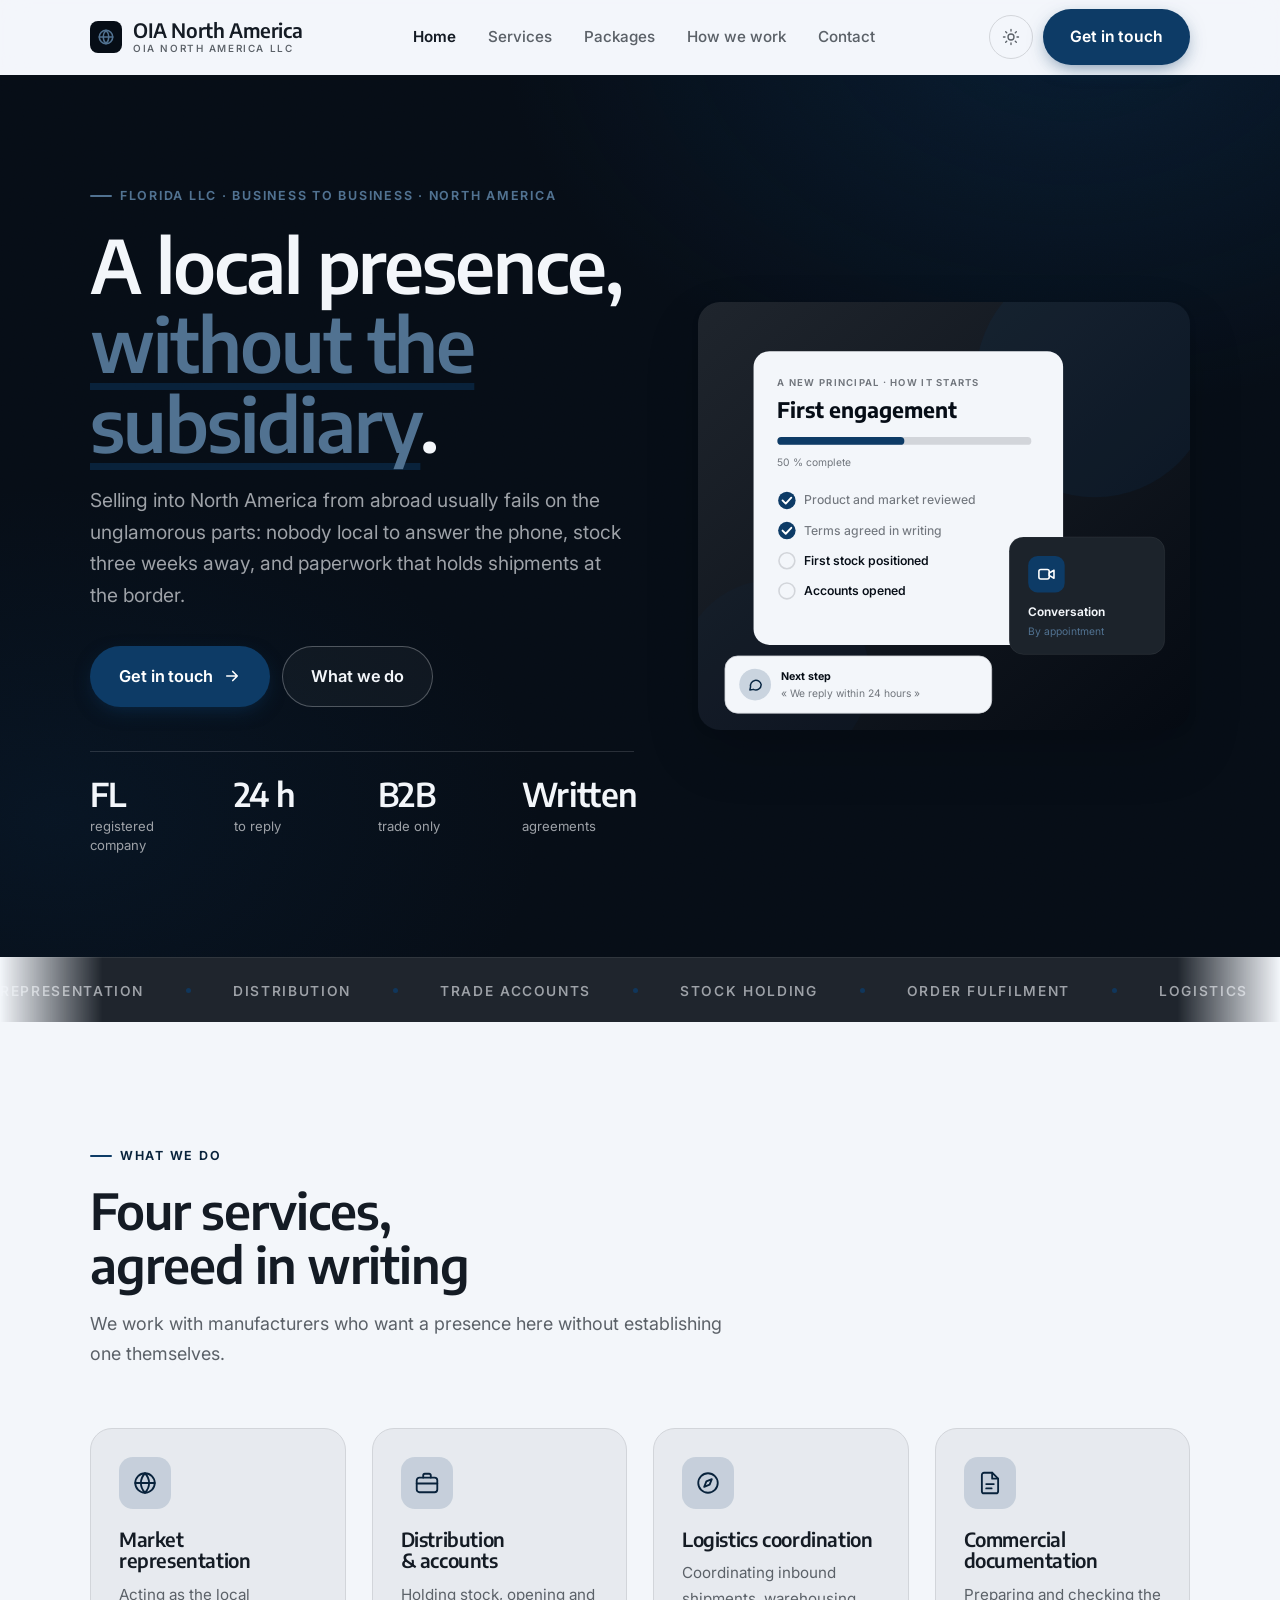
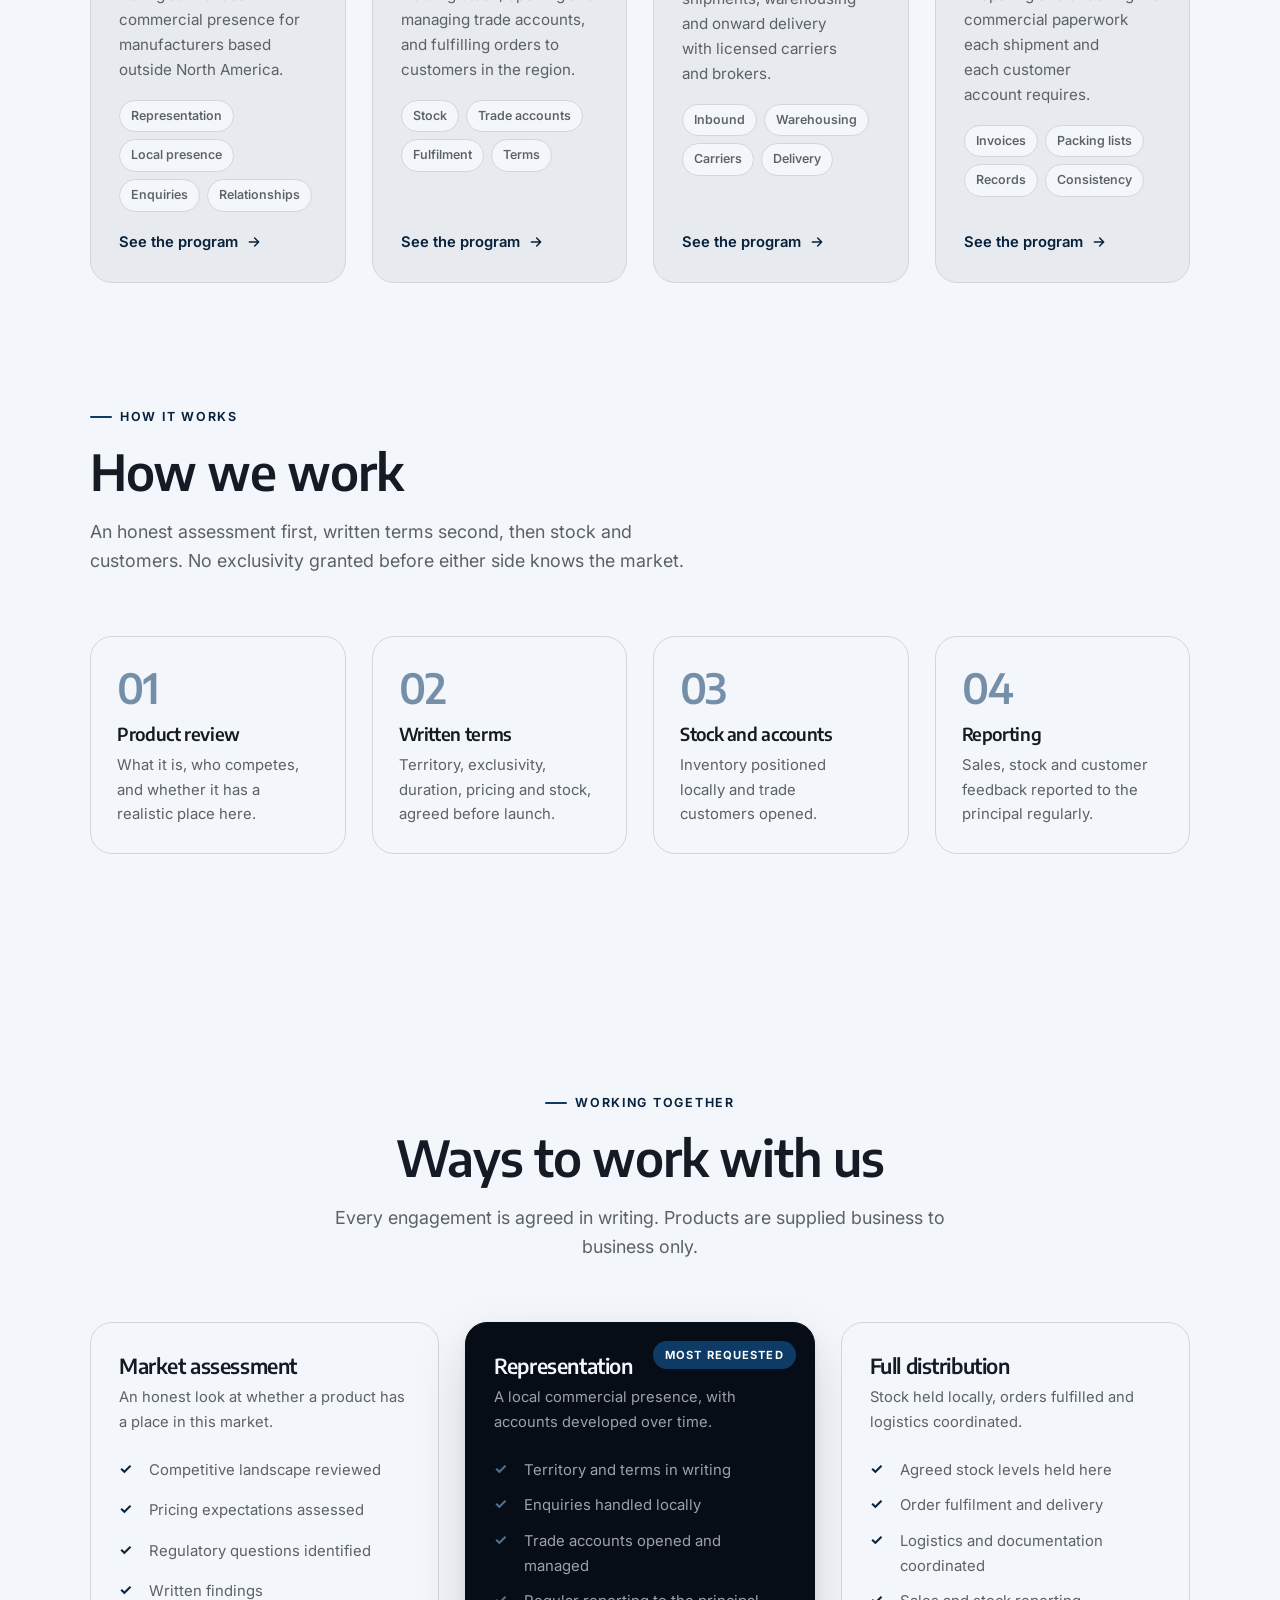
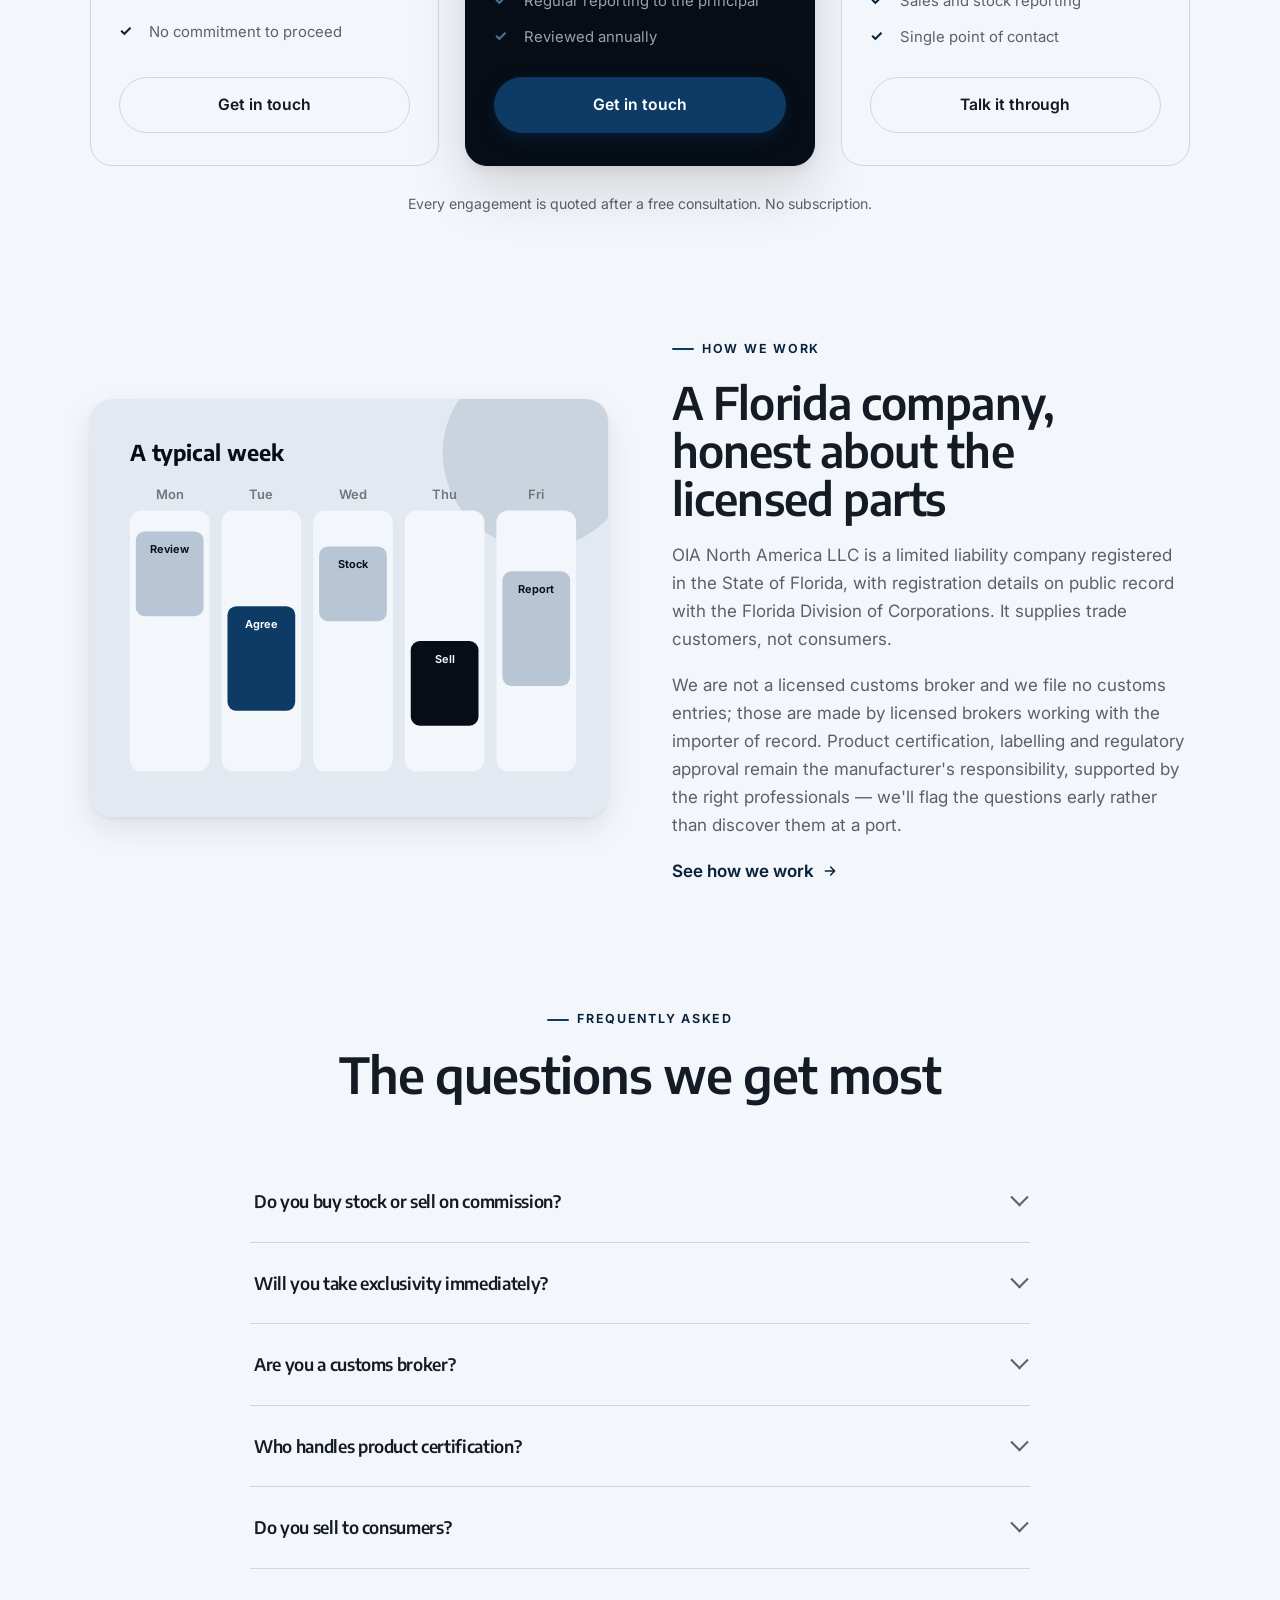
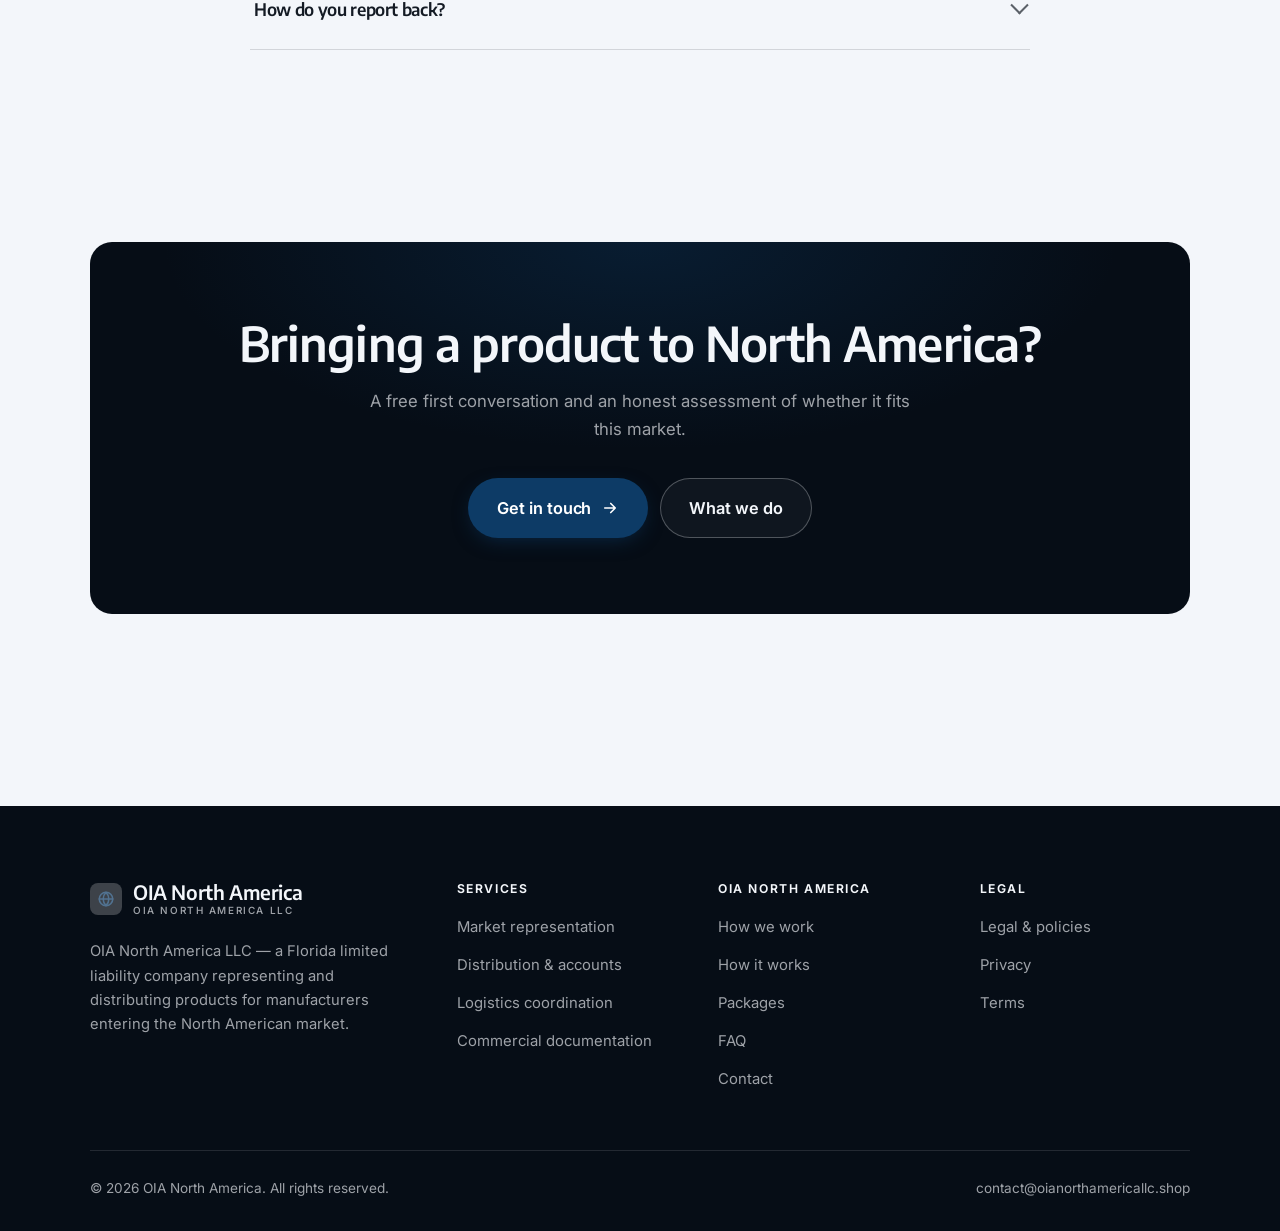
<file: index.html>
<!DOCTYPE html>
<html lang="en" class="no-js">
<head>
<meta charset="utf-8">
<meta name="viewport" content="width=device-width, initial-scale=1">
<title>OIA North America LLC — market representation and distribution</title>
<meta name="description" content="OIA North America LLC, a Florida company representing manufacturers in the North American market: distribution, account management, logistics coordination and documentation.">
<link rel="canonical" href="https://oianorthamericallc.shop/">

<meta property="og:type" content="website">
<meta property="og:url" content="https://oianorthamericallc.shop/">
<meta property="og:site_name" content="OIA North America">
<meta property="og:locale" content="en_US">
<meta property="og:title" content="OIA North America LLC — market representation and distribution">
<meta property="og:description" content="OIA North America LLC, a Florida company representing manufacturers in the North American market: distribution, account management, logistics coordination and documentation.">
<meta name="theme-color" content="#060d16">

<link rel="icon" href="assets/img/favicon.svg" type="image/svg+xml">
<link rel="preconnect" href="https://fonts.googleapis.com">
<link rel="preconnect" href="https://fonts.gstatic.com" crossorigin>
<link rel="stylesheet" href="https://fonts.googleapis.com/css2?family=Encode+Sans:wght@400..700&family=Inter:wght@400..700&display=swap">
<link rel="stylesheet" href="assets/css/style.css">

<!-- Thème appliqué avant le premier rendu (évite le flash) -->
<script>
document.documentElement.classList.remove('no-js');
(function(){try{var t=localStorage.getItem('site-theme');if(t){document.documentElement.setAttribute('data-theme',t);}}catch(e){}})();
</script>
<script type="application/ld+json">
{
  "@context": "https://schema.org",
  "@type": "Organization",
  "name": "OIA North America",
  "url": "https://oianorthamericallc.shop/",
  "email": "contact@oianorthamericallc.shop",
  "description": "OIA North America LLC, a Florida company representing manufacturers in the North American market: distribution, account management, logistics coordination and documentation.",
  "areaServed": "US",
  "knowsLanguage": "en"
}
</script>
</head>

<body>
<a class="skip-link" href="#main">Skip to main content</a>

<header class="site-header">
  <nav class="wrap nav" aria-label="Main navigation">
    <a class="brand" href="index.html">
      <svg class="brand__mark" viewBox="0 0 64 64" aria-hidden="true">
        <rect class="bm-bg" width="64" height="64" rx="16"/>
        <g class="bm-ic" transform="translate(14 14) scale(1.5)" fill="none" stroke-width="2.1" stroke-linecap="round" stroke-linejoin="round"><circle cx="12" cy="12" r="9"/><path d="M3 12h18M12 3c2.5 2.7 3.8 5.7 3.8 9s-1.3 6.3-3.8 9c-2.5-2.7-3.8-5.7-3.8-9S9.5 5.7 12 3z"/></g>
      </svg>
      <span>OIA North America<span class="brand__sub">OIA North America LLC</span></span>
    </a>

    <ul class="nav__links" id="nav-links">
      <li><a href="index.html" aria-current="page">Home</a></li>
      <li><a href="programs.html">Services</a></li>
      <li><a href="index.html#pricing">Packages</a></li>
      <li><a href="about.html">How we work</a></li>
      <li><a href="contact.html">Contact</a></li>
      <li><a class="btn btn--primary" href="contact.html">Get in touch</a></li>
    </ul>

    <div class="nav__cta">
      <button class="theme-toggle" type="button" aria-label="Switch to dark theme">
        <svg class="icon-sun" viewBox="0 0 24 24" fill="none" stroke="currentColor" stroke-width="1.8" stroke-linecap="round" aria-hidden="true"><circle cx="12" cy="12" r="4"/><path d="M12 2v2m0 16v2M2 12h2m16 0h2M4.9 4.9l1.4 1.4m11.4 11.4 1.4 1.4M19.1 4.9l-1.4 1.4M6.3 17.7l-1.4 1.4"/></svg>
        <svg class="icon-moon" viewBox="0 0 24 24" fill="none" stroke="currentColor" stroke-width="1.8" stroke-linecap="round" stroke-linejoin="round" aria-hidden="true"><path d="M21 12.8A9 9 0 1 1 11.2 3a7 7 0 0 0 9.8 9.8z"/></svg>
      </button>
      <a class="btn btn--primary" href="contact.html">Get in touch</a>
      <button class="nav__toggle" type="button" aria-expanded="false" aria-controls="nav-links" aria-label="Open menu">
        <svg class="icon-open" viewBox="0 0 24 24" fill="none" stroke="currentColor" stroke-width="2" stroke-linecap="round" aria-hidden="true"><path d="M3 6h18M3 12h18M3 18h18"/></svg>
        <svg class="icon-close" viewBox="0 0 24 24" fill="none" stroke="currentColor" stroke-width="2" stroke-linecap="round" aria-hidden="true"><path d="M6 6l12 12M18 6L6 18"/></svg>
      </button>
    </div>
  </nav>
</header>

<main id="main">

<section class="hero">
  <div class="wrap hero__inner">
    <div>
      <span class="eyebrow hero__eyebrow">Florida LLC · Business to business · North America</span>
      <h1>A local presence,<br> <em>without the subsidiary</em>.</h1>
      <p class="hero__lede">Selling into North America from abroad usually fails on the unglamorous parts: nobody local to answer the phone, stock three weeks away, and paperwork that holds shipments at the border.</p>

      <div class="hero__actions">
        <a class="btn btn--primary btn--lg" href="contact.html">Get in touch <svg viewBox="0 0 24 24" fill="none" stroke="currentColor" stroke-width="2.2" stroke-linecap="round" stroke-linejoin="round" aria-hidden="true"><path d="M5 12h14M13 6l6 6-6 6"/></svg></a>
        <a class="btn btn--on-dark btn--lg" href="programs.html">What we do</a>
      </div>

      <ul class="hero__proof">
        <li><span class="stat__num">FL</span><span class="stat__label">registered company</span></li>
        <li><span class="stat__num">24 h</span><span class="stat__label">to reply</span></li>
        <li><span class="stat__num">B2B</span><span class="stat__label">trade only</span></li>
        <li><span class="stat__num">Written</span><span class="stat__label">agreements</span></li>
      </ul>
    </div>

    <div class="hero__art">
      <svg viewBox="0 0 620 540" role="img" aria-label="How a first engagement with OIA North America works, from product review to opened accounts.">
        <defs>
          <linearGradient id="hbg" x1="0" y1="0" x2="1" y2="1">
            <stop offset="0" stop-color="#1f252d"/><stop offset="1" stop-color="#050a12"/>
          </linearGradient>
        </defs>
        <rect width="620" height="540" rx="22" fill="url(#hbg)"/>
        <circle cx="500" cy="96" r="150" fill="#0d3b66" opacity=".16"/>
        <circle cx="96" cy="470" r="120" fill="#0d3b66" opacity=".08"/>

        <g style="font-family: var(--font-body)">
          <!-- Carte programme -->
          <rect x="70" y="62" width="390" height="370" rx="20" fill="#f3f6fa"/>
          <text x="100" y="106" font-size="12" font-weight="650" letter-spacing="1.6" fill="#71767d">A NEW PRINCIPAL · HOW IT STARTS</text>
          <text x="100" y="146" font-size="27" font-weight="700" fill="#060d16" style="font-family: var(--font-display)">First engagement</text>
          <rect x="100" y="170" width="320" height="10" rx="5" fill="#d2d5da"/>
          <rect x="100" y="170" width="160" height="10" rx="5" fill="#0d3b66"/>
          <text x="100" y="206" font-size="13" fill="#71767d">50 % complete</text>
          <circle cx="112" cy="250" r="11" fill="#0d3b66"/><path d="M106.5 250l4 4 7-7.5" fill="none" stroke="#ffffff" stroke-width="2.4" stroke-linecap="round" stroke-linejoin="round"/><text x="134" y="255" font-size="15.5" fill="#71767d" font-weight="450">Product and market reviewed</text>
          <circle cx="112" cy="288" r="11" fill="#0d3b66"/><path d="M106.5 288l4 4 7-7.5" fill="none" stroke="#ffffff" stroke-width="2.4" stroke-linecap="round" stroke-linejoin="round"/><text x="134" y="293" font-size="15.5" fill="#71767d" font-weight="450">Terms agreed in writing</text>
          <circle cx="112" cy="326" r="10" fill="none" stroke="#d2d5da" stroke-width="2"/><text x="134" y="331" font-size="15.5" fill="#060d16" font-weight="560">First stock positioned</text>
          <circle cx="112" cy="364" r="10" fill="none" stroke="#d2d5da" stroke-width="2"/><text x="134" y="369" font-size="15.5" fill="#060d16" font-weight="560">Accounts opened</text>

          <!-- Carte séance -->
          <rect x="392" y="296" width="196" height="148" rx="18" fill="#1c232b" stroke="#ffffff" stroke-opacity=".08"/>
          <rect x="416" y="320" width="46" height="46" rx="12" fill="#0d3b66"/>
          <g transform="translate(427 331)" fill="none" stroke="#ffffff" color="#ffffff" stroke-width="2" stroke-linecap="round" stroke-linejoin="round"><rect x="2.5" y="6" width="13" height="12" rx="2.5"/><path d="M15.5 10.5 21.5 7v10l-6-3.5z"/></g>
          <text x="416" y="396" font-size="15" font-weight="650" fill="#f3f6fa">Conversation</text>
          <text x="416" y="420" font-size="13" fill="#517291">By appointment</text>

          <!-- Retour du coach -->
          <rect x="34" y="446" width="336" height="72" rx="16" fill="#f3f6fa" stroke="#d2d5da"/>
          <circle cx="72" cy="482" r="20" fill="#cad4df"/>
          <g transform="translate(62 472) scale(.84)" fill="none" stroke="#082642" stroke-width="2.2" stroke-linecap="round" stroke-linejoin="round"><path d="M21 12a8 8 0 0 1-11.6 7.1L4 20l1-4.6A8 8 0 1 1 21 12z"/></g>
          <text x="104" y="476" font-size="13.5" font-weight="700" fill="#060d16">Next step</text>
          <text x="104" y="498" font-size="13" fill="#71767d">« We reply within 24 hours »</text>
        </g>
      </svg>
    </div>
  </div>
</section>

<div class="marquee" aria-hidden="true">
  <div class="marquee__track"><span>Representation</span><span>Distribution</span><span>Trade accounts</span><span>Stock holding</span><span>Order fulfilment</span><span>Logistics</span><span>Documentation</span><span>Market entry</span><span>Pricing</span><span>Reporting</span><span>Representation</span><span>Distribution</span><span>Trade accounts</span><span>Stock holding</span><span>Order fulfilment</span><span>Logistics</span><span>Documentation</span><span>Market entry</span><span>Pricing</span><span>Reporting</span></div>
</div>

<section class="section wrap" id="programs">
  <div class="section-head reveal">
    <span class="eyebrow">What we do</span>
    <h2>Four services, agreed in writing</h2>
    <p>We work with manufacturers who want a presence here without establishing one themselves.</p>
  </div>
  <div class="grid grid--4 reveal-group">
    <a class="card" href="programs.html#representation">
      <div class="card__icon"><svg viewBox="0 0 24 24" fill="none" stroke="currentColor" stroke-width="1.7" stroke-linecap="round" stroke-linejoin="round" aria-hidden="true"><circle cx="12" cy="12" r="9"/><path d="M3 12h18M12 3c2.5 2.7 3.8 5.7 3.8 9s-1.3 6.3-3.8 9c-2.5-2.7-3.8-5.7-3.8-9S9.5 5.7 12 3z"/></svg></div>
      <h3>Market representation</h3>
      <p>Acting as the local commercial presence for manufacturers based outside North America.</p>
      <ul class="tags"><li>Representation</li><li>Local presence</li><li>Enquiries</li><li>Relationships</li></ul>
      <span class="arrow-link">See the program <svg viewBox="0 0 24 24" fill="none" stroke="currentColor" stroke-width="2.2" stroke-linecap="round" stroke-linejoin="round" aria-hidden="true"><path d="M5 12h14M13 6l6 6-6 6"/></svg></span>
    </a>
    <a class="card" href="programs.html#distribution">
      <div class="card__icon"><svg viewBox="0 0 24 24" fill="none" stroke="currentColor" stroke-width="1.7" stroke-linecap="round" stroke-linejoin="round" aria-hidden="true"><rect x="2.5" y="7" width="19" height="13.5" rx="2.5"/><path d="M8.5 7V5a1.5 1.5 0 0 1 1.5-1.5h4A1.5 1.5 0 0 1 15.5 5v2M2.5 12.5h19"/></svg></div>
      <h3>Distribution &amp; accounts</h3>
      <p>Holding stock, opening and managing trade accounts, and fulfilling orders to customers in the region.</p>
      <ul class="tags"><li>Stock</li><li>Trade accounts</li><li>Fulfilment</li><li>Terms</li></ul>
      <span class="arrow-link">See the program <svg viewBox="0 0 24 24" fill="none" stroke="currentColor" stroke-width="2.2" stroke-linecap="round" stroke-linejoin="round" aria-hidden="true"><path d="M5 12h14M13 6l6 6-6 6"/></svg></span>
    </a>
    <a class="card" href="programs.html#logistics">
      <div class="card__icon"><svg viewBox="0 0 24 24" fill="none" stroke="currentColor" stroke-width="1.7" stroke-linecap="round" stroke-linejoin="round" aria-hidden="true"><circle cx="12" cy="12" r="9"/><path d="M15.5 8.5 13.5 13.5 8.5 15.5 10.5 10.5z"/></svg></div>
      <h3>Logistics coordination</h3>
      <p>Coordinating inbound shipments, warehousing and onward delivery with licensed carriers and brokers.</p>
      <ul class="tags"><li>Inbound</li><li>Warehousing</li><li>Carriers</li><li>Delivery</li></ul>
      <span class="arrow-link">See the program <svg viewBox="0 0 24 24" fill="none" stroke="currentColor" stroke-width="2.2" stroke-linecap="round" stroke-linejoin="round" aria-hidden="true"><path d="M5 12h14M13 6l6 6-6 6"/></svg></span>
    </a>
    <a class="card" href="programs.html#documentation">
      <div class="card__icon"><svg viewBox="0 0 24 24" fill="none" stroke="currentColor" stroke-width="1.7" stroke-linecap="round" stroke-linejoin="round" aria-hidden="true"><path d="M14 2.5H6.5A2 2 0 0 0 4.5 4.5v15a2 2 0 0 0 2 2h11a2 2 0 0 0 2-2V8z"/><path d="M14 2.5V8h5.5M8.5 13h7M8.5 17h5"/></svg></div>
      <h3>Commercial documentation</h3>
      <p>Preparing and checking the commercial paperwork each shipment and each customer account requires.</p>
      <ul class="tags"><li>Invoices</li><li>Packing lists</li><li>Records</li><li>Consistency</li></ul>
      <span class="arrow-link">See the program <svg viewBox="0 0 24 24" fill="none" stroke="currentColor" stroke-width="2.2" stroke-linecap="round" stroke-linejoin="round" aria-hidden="true"><path d="M5 12h14M13 6l6 6-6 6"/></svg></span>
    </a>
  </div>
</section>

<section class="section section--flush wrap" id="how-it-works">
  <div class="section-head reveal">
    <span class="eyebrow">How it works</span>
    <h2>How we work</h2>
    <p>An honest assessment first, written terms second, then stock and customers. No exclusivity granted before either side knows the market.</p>
  </div>
  <div class="grid grid--4 steps reveal-group">
    <article class="step">
      <h3>Product review</h3>
      <p>What it is, who competes, and whether it has a realistic place here.</p>
    </article>
    <article class="step">
      <h3>Written terms</h3>
      <p>Territory, exclusivity, duration, pricing and stock, agreed before launch.</p>
    </article>
    <article class="step">
      <h3>Stock and accounts</h3>
      <p>Inventory positioned locally and trade customers opened.</p>
    </article>
    <article class="step">
      <h3>Reporting</h3>
      <p>Sales, stock and customer feedback reported to the principal regularly.</p>
    </article>
  </div>
</section>

<section class="section wrap" id="pricing">
  <div class="section-head section-head--center reveal">
    <span class="eyebrow">Working together</span>
    <h2>Ways to work with us</h2>
    <p>Every engagement is agreed in writing. Products are supplied business to business only.</p>
  </div>
  <div class="grid grid--3 plans reveal-group">
    <article class="plan">
      
      <h3>Market assessment</h3>
      <p class="plan__desc">An honest look at whether a product has a place in this market.</p>
      
      <ul class="plan__features">
        <li>Competitive landscape reviewed</li>
        <li>Pricing expectations assessed</li>
        <li>Regulatory questions identified</li>
        <li>Written findings</li>
        <li>No commitment to proceed</li>
      </ul>
      <a class="btn btn--ghost btn--block" href="contact.html">Get in touch</a>
    </article>
    <article class="plan plan--featured">
      <span class="plan__tag">Most requested</span>
      <h3>Representation</h3>
      <p class="plan__desc">A local commercial presence, with accounts developed over time.</p>
      
      <ul class="plan__features">
        <li>Territory and terms in writing</li>
        <li>Enquiries handled locally</li>
        <li>Trade accounts opened and managed</li>
        <li>Regular reporting to the principal</li>
        <li>Reviewed annually</li>
      </ul>
      <a class="btn btn--primary btn--block" href="contact.html">Get in touch</a>
    </article>
    <article class="plan">
      
      <h3>Full distribution</h3>
      <p class="plan__desc">Stock held locally, orders fulfilled and logistics coordinated.</p>
      
      <ul class="plan__features">
        <li>Agreed stock levels held here</li>
        <li>Order fulfilment and delivery</li>
        <li>Logistics and documentation coordinated</li>
        <li>Sales and stock reporting</li>
        <li>Single point of contact</li>
      </ul>
      <a class="btn btn--ghost btn--block" href="contact.html">Talk it through</a>
    </article>
  </div>
  <p class="plans-note">Every engagement is quoted after a free consultation. No subscription.</p>
</section>

<section class="section section--flush wrap">
  <div class="split reveal">
    <div class="split__art">
      <svg viewBox="0 0 520 420" role="img" aria-label="Example of a typical week: Review, Agree, Stock, Sell, Report.">
        <rect width="520" height="420" rx="20" fill="#e3e9f0"/>
        <circle cx="450" cy="54" r="96" fill="#0d3b66" opacity=".12"/>
        <g style="font-family: var(--font-body)">
        <text x="40" y="62" font-size="22" font-weight="700" fill="#060d16" style="font-family: var(--font-display)">A typical week</text>
        <text x="80" y="100" text-anchor="middle" font-size="13" font-weight="600" fill="#71767d">Mon</text>
        <rect x="40" y="112" width="80" height="262" rx="12" fill="#f3f6fa"/>
        <rect x="46" y="133" width="68" height="85" rx="9" fill="#b7c5d4"/>
        <text x="80" y="155" text-anchor="middle" font-size="11" font-weight="650" fill="#060d16">Review</text>
        <text x="172" y="100" text-anchor="middle" font-size="13" font-weight="600" fill="#71767d">Tue</text>
        <rect x="132" y="112" width="80" height="262" rx="12" fill="#f3f6fa"/>
        <rect x="138" y="208" width="68" height="105" rx="9" fill="#0d3b66"/>
        <text x="172" y="230" text-anchor="middle" font-size="11" font-weight="650" fill="#ffffff">Agree</text>
        <text x="264" y="100" text-anchor="middle" font-size="13" font-weight="600" fill="#71767d">Wed</text>
        <rect x="224" y="112" width="80" height="262" rx="12" fill="#f3f6fa"/>
        <rect x="230" y="148" width="68" height="75" rx="9" fill="#b7c5d4"/>
        <text x="264" y="170" text-anchor="middle" font-size="11" font-weight="650" fill="#060d16">Stock</text>
        <text x="356" y="100" text-anchor="middle" font-size="13" font-weight="600" fill="#71767d">Thu</text>
        <rect x="316" y="112" width="80" height="262" rx="12" fill="#f3f6fa"/>
        <rect x="322" y="243" width="68" height="85" rx="9" fill="#060d16"/>
        <text x="356" y="265" text-anchor="middle" font-size="11" font-weight="650" fill="#f3f6fa">Sell</text>
        <text x="448" y="100" text-anchor="middle" font-size="13" font-weight="600" fill="#71767d">Fri</text>
        <rect x="408" y="112" width="80" height="262" rx="12" fill="#f3f6fa"/>
        <rect x="414" y="173" width="68" height="115" rx="9" fill="#b7c5d4"/>
        <text x="448" y="195" text-anchor="middle" font-size="11" font-weight="650" fill="#060d16">Report</text>
        </g>
      </svg>
    </div>
    <div>
      <span class="eyebrow">How we work</span>
      <h2>A Florida company, honest about the licensed parts</h2>
      <p>OIA North America LLC is a limited liability company registered in the State of Florida, with registration details on public record with the Florida Division of Corporations. It supplies trade customers, not consumers.</p>
      <p>We are not a licensed customs broker and we file no customs entries; those are made by licensed brokers working with the importer of record. Product certification, labelling and regulatory approval remain the manufacturer's responsibility, supported by the right professionals — we'll flag the questions early rather than discover them at a port.</p>
      <p><a class="arrow-link" href="about.html">See how we work <svg viewBox="0 0 24 24" fill="none" stroke="currentColor" stroke-width="2.2" stroke-linecap="round" stroke-linejoin="round" aria-hidden="true"><path d="M5 12h14M13 6l6 6-6 6"/></svg></a></p>
    </div>
  </div>
</section>

<section class="section section--flush wrap" id="faq">
  <div class="section-head section-head--center reveal">
    <span class="eyebrow">Frequently asked</span>
    <h2>The questions we get most</h2>
  </div>
  <div class="faq reveal">
    <details>
      <summary>Do you buy stock or sell on commission?</summary>
      <p>Both arrangements exist in this trade. We'll discuss which fits your product and volumes, and whichever it is goes in writing before launch.</p>
    </details>
    <details>
      <summary>Will you take exclusivity immediately?</summary>
      <p>No, and you shouldn't want us to. Exclusivity makes sense once both sides have seen real demand, with performance terms attached.</p>
    </details>
    <details>
      <summary>Are you a customs broker?</summary>
      <p>No. We prepare and check documentation and work with your licensed broker. Entries are filed by licensed professionals.</p>
    </details>
    <details>
      <summary>Who handles product certification?</summary>
      <p>The manufacturer, with appropriate professional advice. We'll raise the questions early, and we don't advise on them ourselves.</p>
    </details>
    <details>
      <summary>Do you sell to consumers?</summary>
      <p>No. We supply trade customers — distributors, retailers and commercial buyers.</p>
    </details>
    <details>
      <summary>How do you report back?</summary>
      <p>Sales, stock levels and customer feedback on an agreed schedule, so the principal knows what's actually happening in the market.</p>
    </details>
  </div>
</section>

<section class="wrap section--tight">
  <div class="cta-band reveal">
    <h2>Bringing a product to North America?</h2>
    <p>A free first conversation and an honest assessment of whether it fits this market.</p>
    <div class="hero__actions">
      <a class="btn btn--primary btn--lg" href="contact.html">Get in touch <svg viewBox="0 0 24 24" fill="none" stroke="currentColor" stroke-width="2.2" stroke-linecap="round" stroke-linejoin="round" aria-hidden="true"><path d="M5 12h14M13 6l6 6-6 6"/></svg></a>
      <a class="btn btn--on-dark btn--lg" href="programs.html">What we do</a>
    </div>
  </div>
</section>

</main>

<footer class="site-footer">
  <div class="wrap">
    <div class="footer__grid">
      <div class="footer__brand">
        <a class="brand" href="index.html">
          <svg class="brand__mark" viewBox="0 0 64 64" aria-hidden="true">
        <rect class="bm-bg" width="64" height="64" rx="16"/>
        <g class="bm-ic" transform="translate(14 14) scale(1.5)" fill="none" stroke-width="2.1" stroke-linecap="round" stroke-linejoin="round"><circle cx="12" cy="12" r="9"/><path d="M3 12h18M12 3c2.5 2.7 3.8 5.7 3.8 9s-1.3 6.3-3.8 9c-2.5-2.7-3.8-5.7-3.8-9S9.5 5.7 12 3z"/></g>
      </svg>
          <span>OIA North America<span class="brand__sub">OIA North America LLC</span></span>
        </a>
        <p>OIA North America LLC — a Florida limited liability company representing and distributing products for manufacturers entering the North American market.</p>
      </div>

      <div class="footer__col">
        <h4>Services</h4>
        <ul>
          <li><a href="programs.html#representation">Market representation</a></li>
          <li><a href="programs.html#distribution">Distribution &amp; accounts</a></li>
          <li><a href="programs.html#logistics">Logistics coordination</a></li>
          <li><a href="programs.html#documentation">Commercial documentation</a></li>
        </ul>
      </div>

      <div class="footer__col">
        <h4>OIA North America</h4>
        <ul>
          <li><a href="about.html">How we work</a></li>
          <li><a href="index.html#how-it-works">How it works</a></li>
          <li><a href="index.html#pricing">Packages</a></li>
          <li><a href="index.html#faq">FAQ</a></li>
          <li><a href="contact.html">Contact</a></li>
        </ul>
      </div>

      <div class="footer__col">
        <h4>Legal</h4>
        <ul>
          <li><a href="legal.html">Legal &amp; policies</a></li>
          <li><a href="legal.html#privacy">Privacy</a></li>
          <li><a href="legal.html#terms">Terms</a></li>
        </ul>
      </div>
    </div>

    <div class="footer__bottom">
      <p>© <span data-year>2026</span> OIA North America. All rights reserved.</p>
      <p><a href="mailto:contact@oianorthamericallc.shop">contact@oianorthamericallc.shop</a></p>
    </div>
  </div>
</footer>

<script src="assets/js/main.js" defer></script>
</body>
</html>
</file>
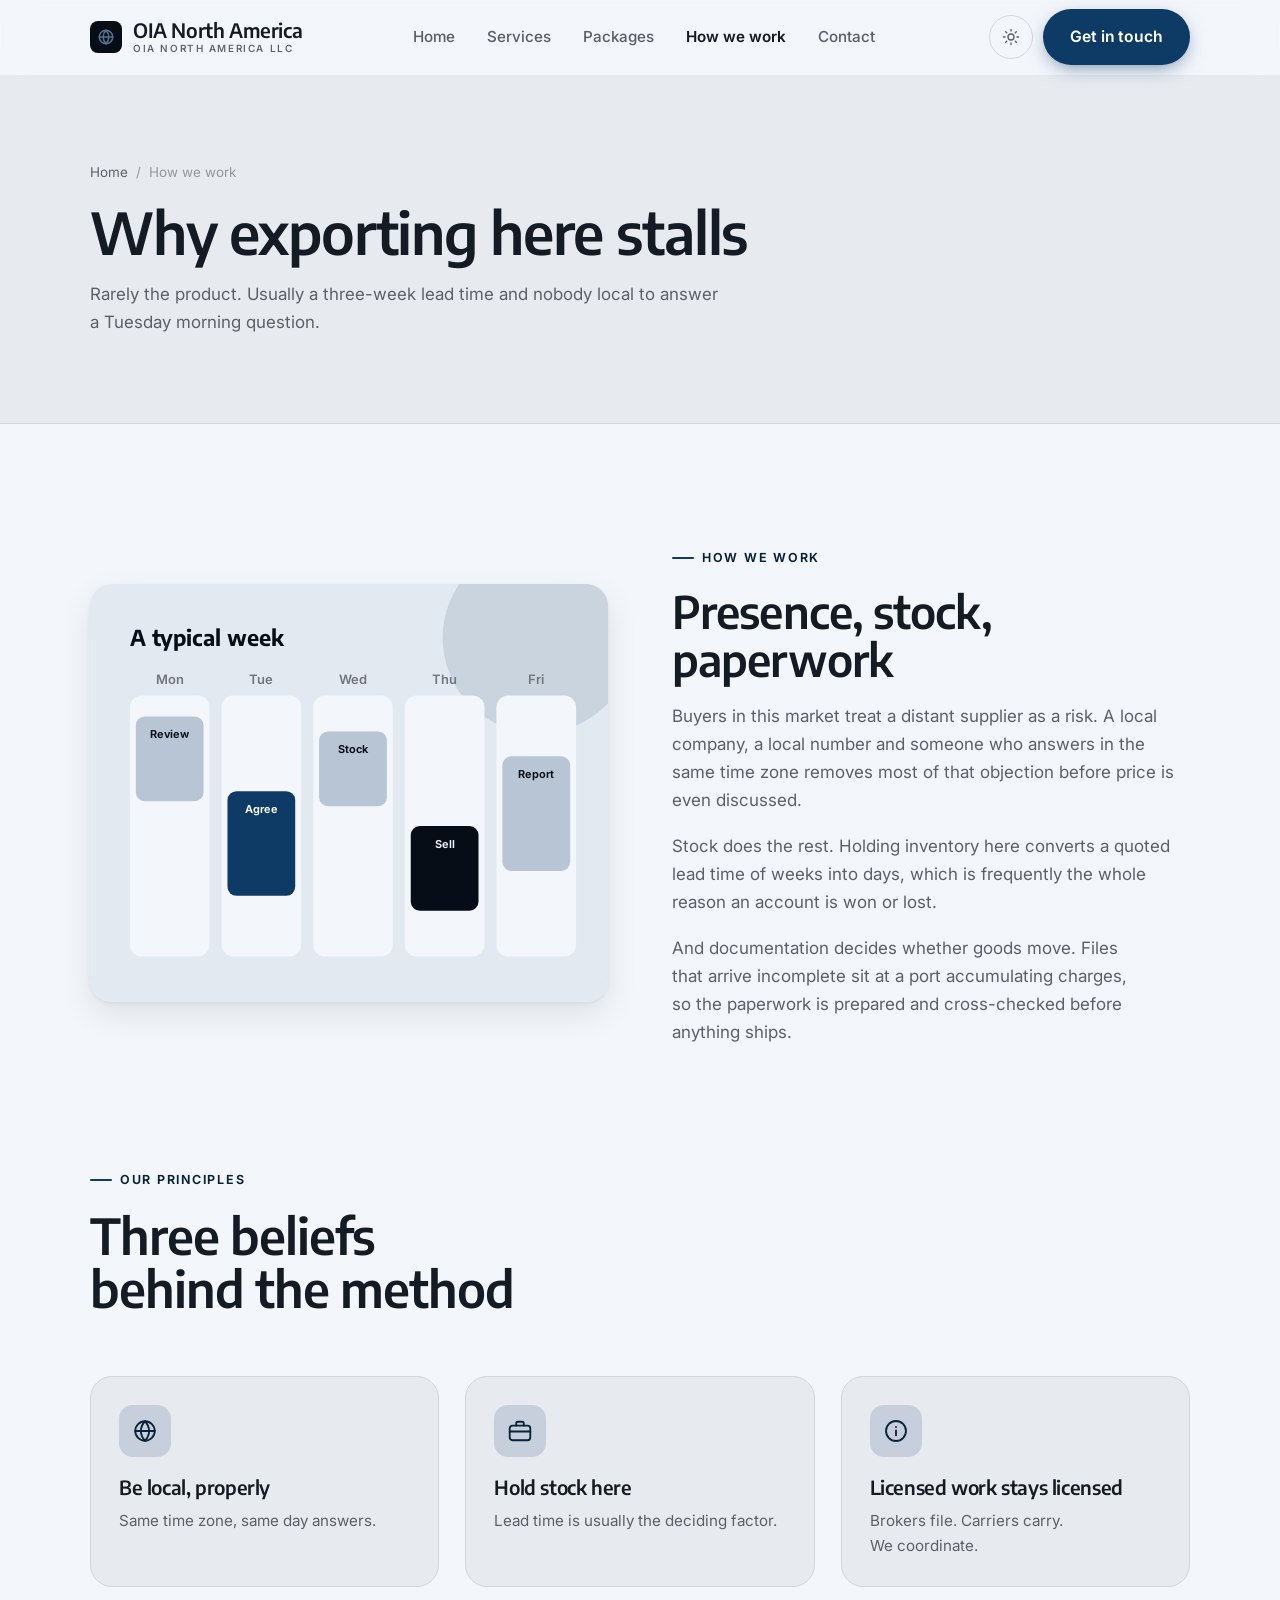
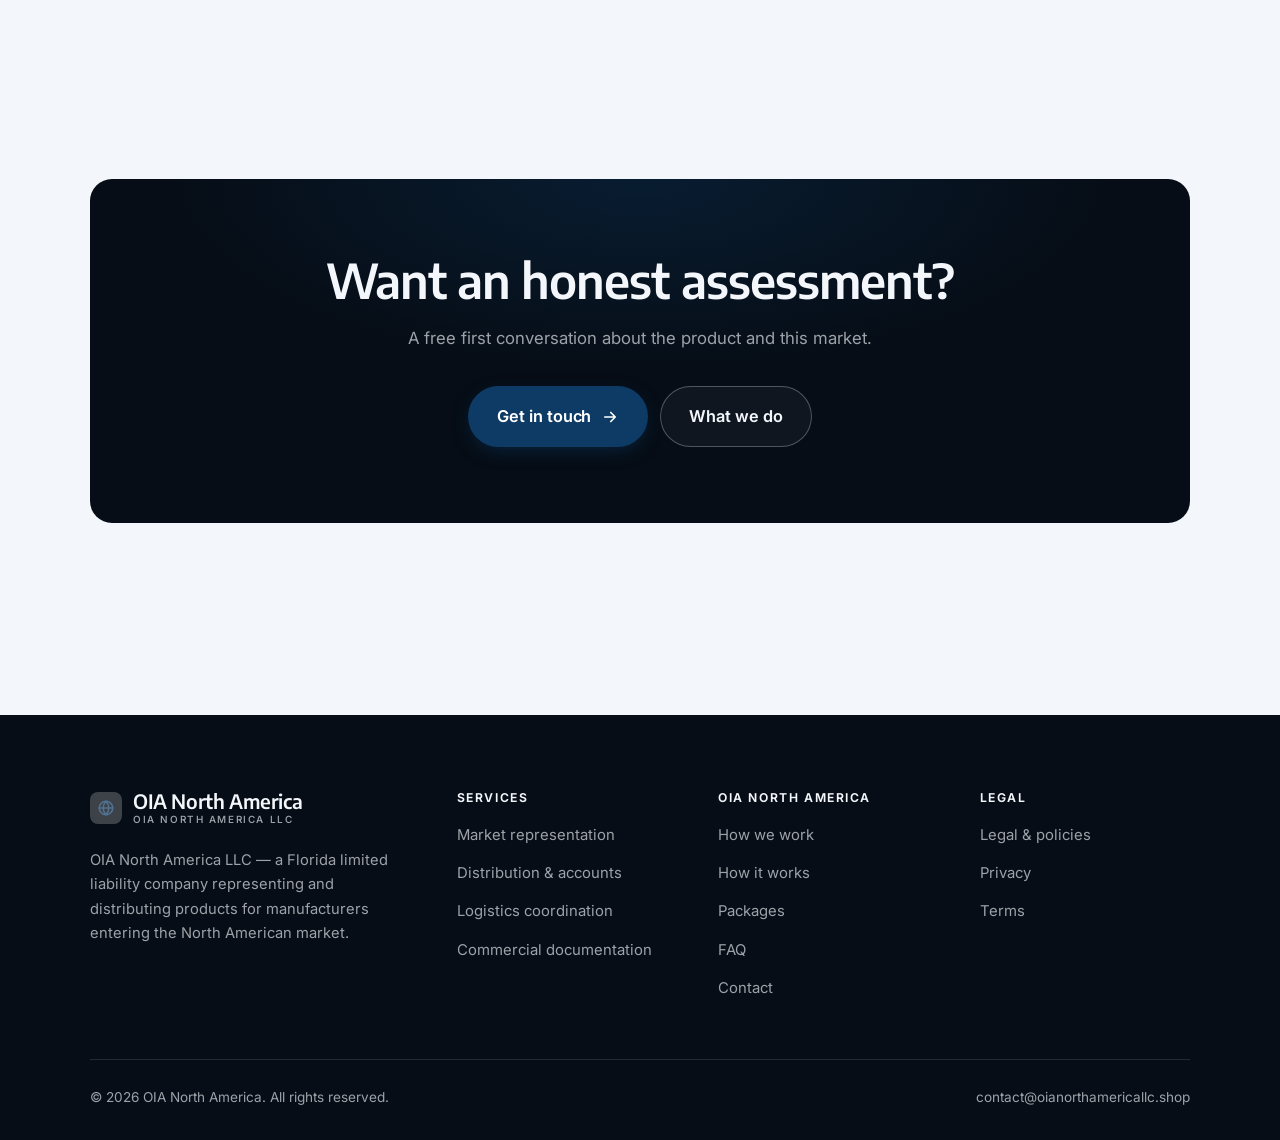
<file: about.html>
<!DOCTYPE html>
<html lang="en" class="no-js">
<head>
<meta charset="utf-8">
<meta name="viewport" content="width=device-width, initial-scale=1">
<title>How we work — OIA North America</title>
<meta name="description" content="About OIA North America LLC, a Florida limited liability company representing manufacturers in North America.">
<link rel="canonical" href="https://oianorthamericallc.shop/about.html">

<meta property="og:type" content="website">
<meta property="og:url" content="https://oianorthamericallc.shop/about.html">
<meta property="og:site_name" content="OIA North America">
<meta property="og:locale" content="en_US">
<meta property="og:title" content="How we work — OIA North America">
<meta property="og:description" content="About OIA North America LLC, a Florida limited liability company representing manufacturers in North America.">
<meta name="theme-color" content="#060d16">

<link rel="icon" href="assets/img/favicon.svg" type="image/svg+xml">
<link rel="preconnect" href="https://fonts.googleapis.com">
<link rel="preconnect" href="https://fonts.gstatic.com" crossorigin>
<link rel="stylesheet" href="https://fonts.googleapis.com/css2?family=Encode+Sans:wght@400..700&family=Inter:wght@400..700&display=swap">
<link rel="stylesheet" href="assets/css/style.css">

<!-- Thème appliqué avant le premier rendu (évite le flash) -->
<script>
document.documentElement.classList.remove('no-js');
(function(){try{var t=localStorage.getItem('site-theme');if(t){document.documentElement.setAttribute('data-theme',t);}}catch(e){}})();
</script>
</head>

<body>
<a class="skip-link" href="#main">Skip to main content</a>

<header class="site-header">
  <nav class="wrap nav" aria-label="Main navigation">
    <a class="brand" href="index.html">
      <svg class="brand__mark" viewBox="0 0 64 64" aria-hidden="true">
        <rect class="bm-bg" width="64" height="64" rx="16"/>
        <g class="bm-ic" transform="translate(14 14) scale(1.5)" fill="none" stroke-width="2.1" stroke-linecap="round" stroke-linejoin="round"><circle cx="12" cy="12" r="9"/><path d="M3 12h18M12 3c2.5 2.7 3.8 5.7 3.8 9s-1.3 6.3-3.8 9c-2.5-2.7-3.8-5.7-3.8-9S9.5 5.7 12 3z"/></g>
      </svg>
      <span>OIA North America<span class="brand__sub">OIA North America LLC</span></span>
    </a>

    <ul class="nav__links" id="nav-links">
      <li><a href="index.html">Home</a></li>
      <li><a href="programs.html">Services</a></li>
      <li><a href="index.html#pricing">Packages</a></li>
      <li><a href="about.html" aria-current="page">How we work</a></li>
      <li><a href="contact.html">Contact</a></li>
      <li><a class="btn btn--primary" href="contact.html">Get in touch</a></li>
    </ul>

    <div class="nav__cta">
      <button class="theme-toggle" type="button" aria-label="Switch to dark theme">
        <svg class="icon-sun" viewBox="0 0 24 24" fill="none" stroke="currentColor" stroke-width="1.8" stroke-linecap="round" aria-hidden="true"><circle cx="12" cy="12" r="4"/><path d="M12 2v2m0 16v2M2 12h2m16 0h2M4.9 4.9l1.4 1.4m11.4 11.4 1.4 1.4M19.1 4.9l-1.4 1.4M6.3 17.7l-1.4 1.4"/></svg>
        <svg class="icon-moon" viewBox="0 0 24 24" fill="none" stroke="currentColor" stroke-width="1.8" stroke-linecap="round" stroke-linejoin="round" aria-hidden="true"><path d="M21 12.8A9 9 0 1 1 11.2 3a7 7 0 0 0 9.8 9.8z"/></svg>
      </button>
      <a class="btn btn--primary" href="contact.html">Get in touch</a>
      <button class="nav__toggle" type="button" aria-expanded="false" aria-controls="nav-links" aria-label="Open menu">
        <svg class="icon-open" viewBox="0 0 24 24" fill="none" stroke="currentColor" stroke-width="2" stroke-linecap="round" aria-hidden="true"><path d="M3 6h18M3 12h18M3 18h18"/></svg>
        <svg class="icon-close" viewBox="0 0 24 24" fill="none" stroke="currentColor" stroke-width="2" stroke-linecap="round" aria-hidden="true"><path d="M6 6l12 12M18 6L6 18"/></svg>
      </button>
    </div>
  </nav>
</header>

<main id="main">

<section class="page-head">
  <div class="wrap">
    <nav class="breadcrumb" aria-label="Breadcrumb">
      <a href="index.html">Home</a><span>/</span><span aria-current="page">How we work</span>
    </nav>
    <h1>Why exporting here stalls</h1>
    <p>Rarely the product. Usually a three-week lead time and nobody local to answer a Tuesday morning question.</p>
  </div>
</section>

<section class="section wrap">
  <div class="split reveal">
    <div class="split__art">
      <svg viewBox="0 0 520 420" role="img" aria-label="Example of a typical week: Review, Agree, Stock, Sell, Report.">
        <rect width="520" height="420" rx="20" fill="#e3e9f0"/>
        <circle cx="450" cy="54" r="96" fill="#0d3b66" opacity=".12"/>
        <g style="font-family: var(--font-body)">
        <text x="40" y="62" font-size="22" font-weight="700" fill="#060d16" style="font-family: var(--font-display)">A typical week</text>
        <text x="80" y="100" text-anchor="middle" font-size="13" font-weight="600" fill="#71767d">Mon</text>
        <rect x="40" y="112" width="80" height="262" rx="12" fill="#f3f6fa"/>
        <rect x="46" y="133" width="68" height="85" rx="9" fill="#b7c5d4"/>
        <text x="80" y="155" text-anchor="middle" font-size="11" font-weight="650" fill="#060d16">Review</text>
        <text x="172" y="100" text-anchor="middle" font-size="13" font-weight="600" fill="#71767d">Tue</text>
        <rect x="132" y="112" width="80" height="262" rx="12" fill="#f3f6fa"/>
        <rect x="138" y="208" width="68" height="105" rx="9" fill="#0d3b66"/>
        <text x="172" y="230" text-anchor="middle" font-size="11" font-weight="650" fill="#ffffff">Agree</text>
        <text x="264" y="100" text-anchor="middle" font-size="13" font-weight="600" fill="#71767d">Wed</text>
        <rect x="224" y="112" width="80" height="262" rx="12" fill="#f3f6fa"/>
        <rect x="230" y="148" width="68" height="75" rx="9" fill="#b7c5d4"/>
        <text x="264" y="170" text-anchor="middle" font-size="11" font-weight="650" fill="#060d16">Stock</text>
        <text x="356" y="100" text-anchor="middle" font-size="13" font-weight="600" fill="#71767d">Thu</text>
        <rect x="316" y="112" width="80" height="262" rx="12" fill="#f3f6fa"/>
        <rect x="322" y="243" width="68" height="85" rx="9" fill="#060d16"/>
        <text x="356" y="265" text-anchor="middle" font-size="11" font-weight="650" fill="#f3f6fa">Sell</text>
        <text x="448" y="100" text-anchor="middle" font-size="13" font-weight="600" fill="#71767d">Fri</text>
        <rect x="408" y="112" width="80" height="262" rx="12" fill="#f3f6fa"/>
        <rect x="414" y="173" width="68" height="115" rx="9" fill="#b7c5d4"/>
        <text x="448" y="195" text-anchor="middle" font-size="11" font-weight="650" fill="#060d16">Report</text>
        </g>
      </svg>
    </div>
    <div>
      <span class="eyebrow">How we work</span>
      <h2>Presence, stock, paperwork</h2>
      <p>Buyers in this market treat a distant supplier as a risk. A local company, a local number and someone who answers in the same time zone removes most of that objection before price is even discussed.</p>
      <p>Stock does the rest. Holding inventory here converts a quoted lead time of weeks into days, which is frequently the whole reason an account is won or lost.</p>
      <p>And documentation decides whether goods move. Files that arrive incomplete sit at a port accumulating charges, so the paperwork is prepared and cross-checked before anything ships.</p>
      <!--
        TO DO: add a short introduction of the coach (name, real background),
        with a photo if possible. Do not invent credentials — see README.md.
      -->
    </div>
  </div>
</section>

<section class="section section--flush wrap">
  <div class="section-head reveal">
    <span class="eyebrow">Our principles</span>
    <h2>Three beliefs behind the method</h2>
  </div>
  <div class="grid grid--3 reveal-group">
    <article class="card">
      <div class="card__icon"><svg viewBox="0 0 24 24" fill="none" stroke="currentColor" stroke-width="1.7" stroke-linecap="round" stroke-linejoin="round" aria-hidden="true"><circle cx="12" cy="12" r="9"/><path d="M3 12h18M12 3c2.5 2.7 3.8 5.7 3.8 9s-1.3 6.3-3.8 9c-2.5-2.7-3.8-5.7-3.8-9S9.5 5.7 12 3z"/></svg></div>
      <h3>Be local, properly</h3>
      <p>Same time zone, same day answers.</p>
    </article>
    <article class="card">
      <div class="card__icon"><svg viewBox="0 0 24 24" fill="none" stroke="currentColor" stroke-width="1.7" stroke-linecap="round" stroke-linejoin="round" aria-hidden="true"><rect x="2.5" y="7" width="19" height="13.5" rx="2.5"/><path d="M8.5 7V5a1.5 1.5 0 0 1 1.5-1.5h4A1.5 1.5 0 0 1 15.5 5v2M2.5 12.5h19"/></svg></div>
      <h3>Hold stock here</h3>
      <p>Lead time is usually the deciding factor.</p>
    </article>
    <article class="card">
      <div class="card__icon"><svg viewBox="0 0 24 24" fill="none" stroke="currentColor" stroke-width="1.7" stroke-linecap="round" stroke-linejoin="round" aria-hidden="true"><circle cx="12" cy="12" r="9.2"/><path d="M12 16v-4.5M12 8.2v.1"/></svg></div>
      <h3>Licensed work stays licensed</h3>
      <p>Brokers file. Carriers carry. We coordinate.</p>
    </article>
  </div>
</section>

<section class="wrap section--tight">
  <div class="cta-band reveal">
    <h2>Want an honest assessment?</h2>
    <p>A free first conversation about the product and this market.</p>
    <div class="hero__actions">
      <a class="btn btn--primary btn--lg" href="contact.html">Get in touch <svg viewBox="0 0 24 24" fill="none" stroke="currentColor" stroke-width="2.2" stroke-linecap="round" stroke-linejoin="round" aria-hidden="true"><path d="M5 12h14M13 6l6 6-6 6"/></svg></a>
      <a class="btn btn--on-dark btn--lg" href="programs.html">What we do</a>
    </div>
  </div>
</section>

</main>

<footer class="site-footer">
  <div class="wrap">
    <div class="footer__grid">
      <div class="footer__brand">
        <a class="brand" href="index.html">
          <svg class="brand__mark" viewBox="0 0 64 64" aria-hidden="true">
        <rect class="bm-bg" width="64" height="64" rx="16"/>
        <g class="bm-ic" transform="translate(14 14) scale(1.5)" fill="none" stroke-width="2.1" stroke-linecap="round" stroke-linejoin="round"><circle cx="12" cy="12" r="9"/><path d="M3 12h18M12 3c2.5 2.7 3.8 5.7 3.8 9s-1.3 6.3-3.8 9c-2.5-2.7-3.8-5.7-3.8-9S9.5 5.7 12 3z"/></g>
      </svg>
          <span>OIA North America<span class="brand__sub">OIA North America LLC</span></span>
        </a>
        <p>OIA North America LLC — a Florida limited liability company representing and distributing products for manufacturers entering the North American market.</p>
      </div>

      <div class="footer__col">
        <h4>Services</h4>
        <ul>
          <li><a href="programs.html#representation">Market representation</a></li>
          <li><a href="programs.html#distribution">Distribution &amp; accounts</a></li>
          <li><a href="programs.html#logistics">Logistics coordination</a></li>
          <li><a href="programs.html#documentation">Commercial documentation</a></li>
        </ul>
      </div>

      <div class="footer__col">
        <h4>OIA North America</h4>
        <ul>
          <li><a href="about.html">How we work</a></li>
          <li><a href="index.html#how-it-works">How it works</a></li>
          <li><a href="index.html#pricing">Packages</a></li>
          <li><a href="index.html#faq">FAQ</a></li>
          <li><a href="contact.html">Contact</a></li>
        </ul>
      </div>

      <div class="footer__col">
        <h4>Legal</h4>
        <ul>
          <li><a href="legal.html">Legal &amp; policies</a></li>
          <li><a href="legal.html#privacy">Privacy</a></li>
          <li><a href="legal.html#terms">Terms</a></li>
        </ul>
      </div>
    </div>

    <div class="footer__bottom">
      <p>© <span data-year>2026</span> OIA North America. All rights reserved.</p>
      <p><a href="mailto:contact@oianorthamericallc.shop">contact@oianorthamericallc.shop</a></p>
    </div>
  </div>
</footer>

<script src="assets/js/main.js" defer></script>
</body>
</html>
</file>
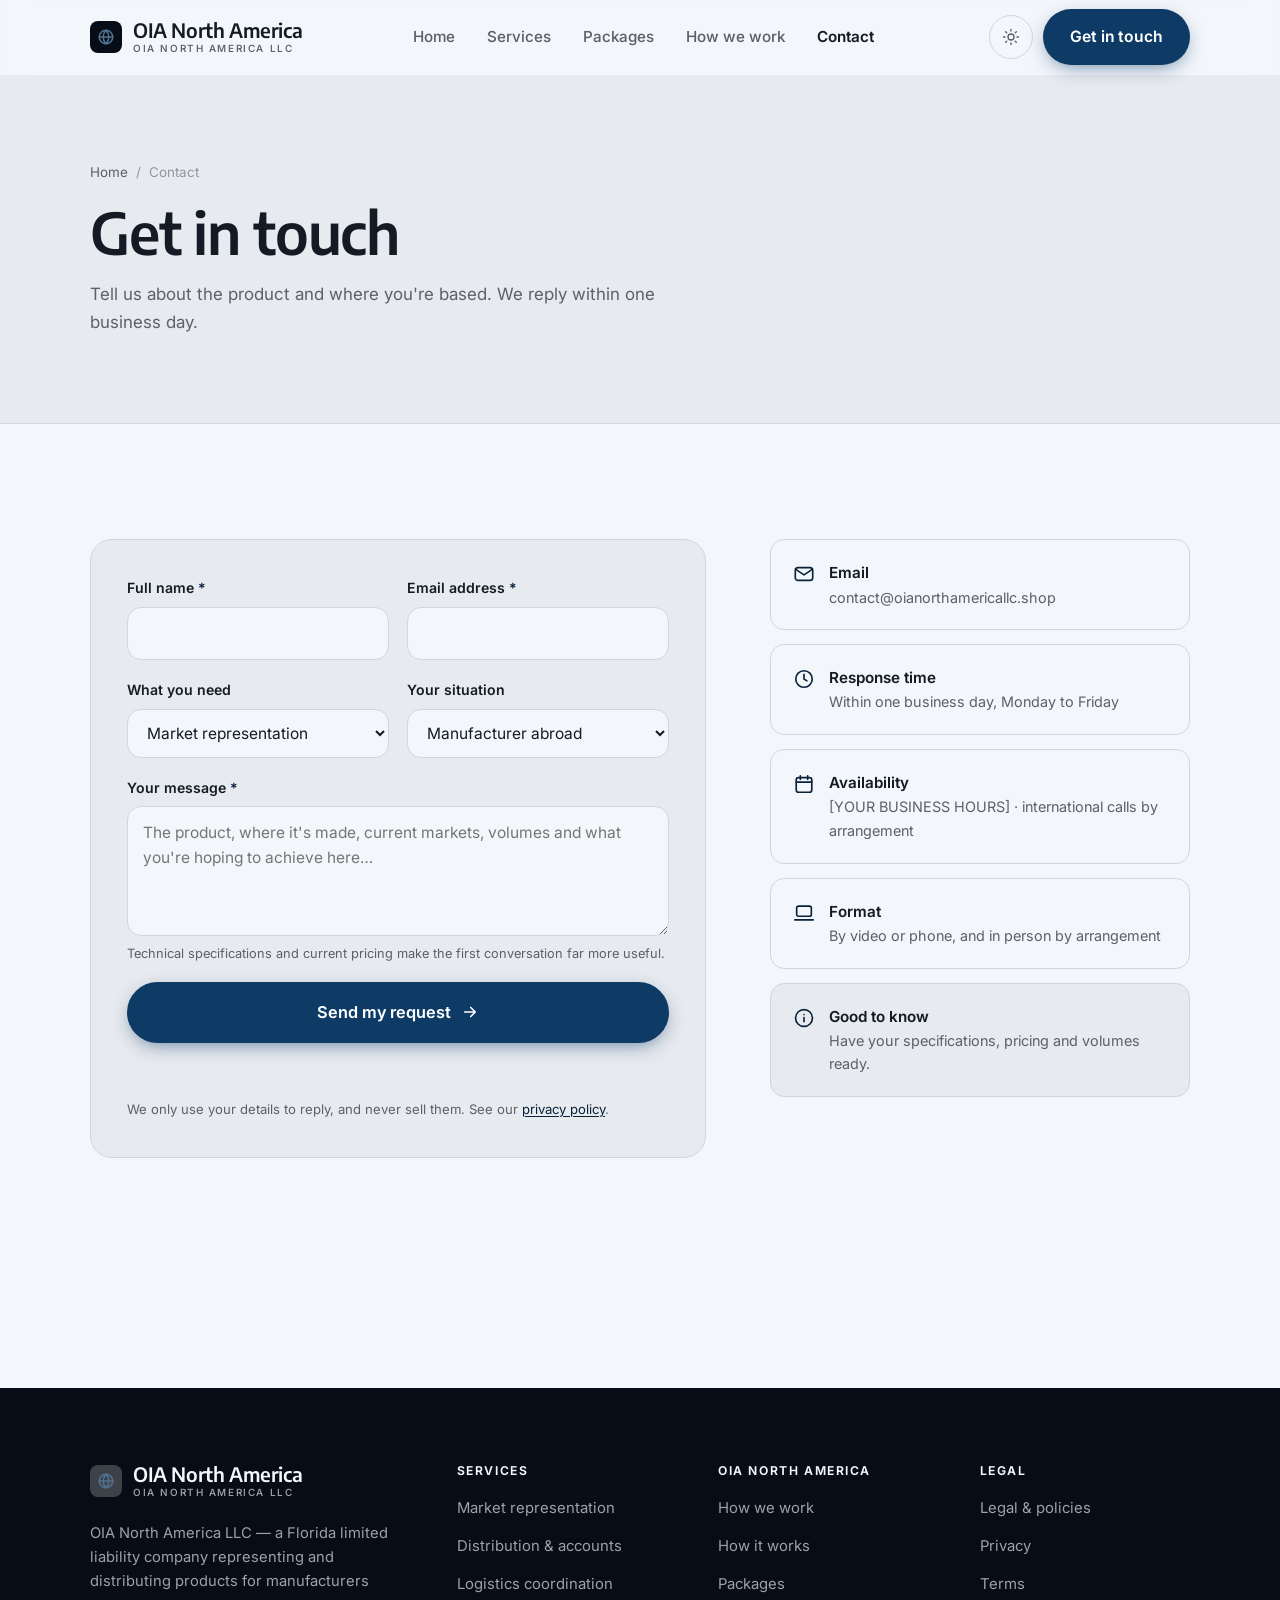
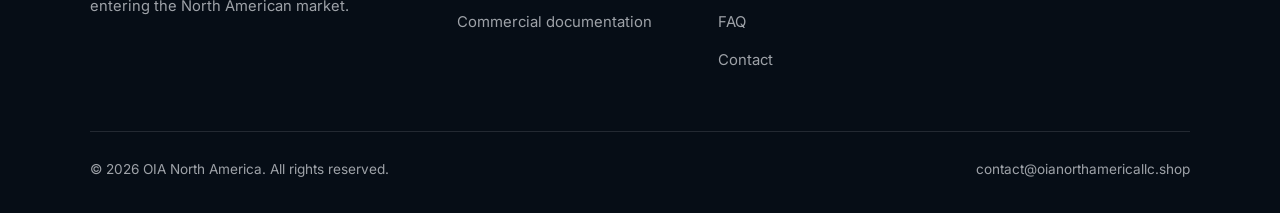
<file: contact.html>
<!DOCTYPE html>
<html lang="en" class="no-js">
<head>
<meta charset="utf-8">
<meta name="viewport" content="width=device-width, initial-scale=1">
<title>Contact — OIA North America</title>
<meta name="description" content="Contact OIA North America LLC. We reply within one business day.">
<link rel="canonical" href="https://oianorthamericallc.shop/contact.html">

<meta property="og:type" content="website">
<meta property="og:url" content="https://oianorthamericallc.shop/contact.html">
<meta property="og:site_name" content="OIA North America">
<meta property="og:locale" content="en_US">
<meta property="og:title" content="Contact — OIA North America">
<meta property="og:description" content="Contact OIA North America LLC. We reply within one business day.">
<meta name="theme-color" content="#060d16">

<link rel="icon" href="assets/img/favicon.svg" type="image/svg+xml">
<link rel="preconnect" href="https://fonts.googleapis.com">
<link rel="preconnect" href="https://fonts.gstatic.com" crossorigin>
<link rel="stylesheet" href="https://fonts.googleapis.com/css2?family=Encode+Sans:wght@400..700&family=Inter:wght@400..700&display=swap">
<link rel="stylesheet" href="assets/css/style.css">

<!-- Thème appliqué avant le premier rendu (évite le flash) -->
<script>
document.documentElement.classList.remove('no-js');
(function(){try{var t=localStorage.getItem('site-theme');if(t){document.documentElement.setAttribute('data-theme',t);}}catch(e){}})();
</script>
</head>

<body>
<a class="skip-link" href="#main">Skip to main content</a>

<header class="site-header">
  <nav class="wrap nav" aria-label="Main navigation">
    <a class="brand" href="index.html">
      <svg class="brand__mark" viewBox="0 0 64 64" aria-hidden="true">
        <rect class="bm-bg" width="64" height="64" rx="16"/>
        <g class="bm-ic" transform="translate(14 14) scale(1.5)" fill="none" stroke-width="2.1" stroke-linecap="round" stroke-linejoin="round"><circle cx="12" cy="12" r="9"/><path d="M3 12h18M12 3c2.5 2.7 3.8 5.7 3.8 9s-1.3 6.3-3.8 9c-2.5-2.7-3.8-5.7-3.8-9S9.5 5.7 12 3z"/></g>
      </svg>
      <span>OIA North America<span class="brand__sub">OIA North America LLC</span></span>
    </a>

    <ul class="nav__links" id="nav-links">
      <li><a href="index.html">Home</a></li>
      <li><a href="programs.html">Services</a></li>
      <li><a href="index.html#pricing">Packages</a></li>
      <li><a href="about.html">How we work</a></li>
      <li><a href="contact.html" aria-current="page">Contact</a></li>
      <li><a class="btn btn--primary" href="contact.html">Get in touch</a></li>
    </ul>

    <div class="nav__cta">
      <button class="theme-toggle" type="button" aria-label="Switch to dark theme">
        <svg class="icon-sun" viewBox="0 0 24 24" fill="none" stroke="currentColor" stroke-width="1.8" stroke-linecap="round" aria-hidden="true"><circle cx="12" cy="12" r="4"/><path d="M12 2v2m0 16v2M2 12h2m16 0h2M4.9 4.9l1.4 1.4m11.4 11.4 1.4 1.4M19.1 4.9l-1.4 1.4M6.3 17.7l-1.4 1.4"/></svg>
        <svg class="icon-moon" viewBox="0 0 24 24" fill="none" stroke="currentColor" stroke-width="1.8" stroke-linecap="round" stroke-linejoin="round" aria-hidden="true"><path d="M21 12.8A9 9 0 1 1 11.2 3a7 7 0 0 0 9.8 9.8z"/></svg>
      </button>
      <a class="btn btn--primary" href="contact.html">Get in touch</a>
      <button class="nav__toggle" type="button" aria-expanded="false" aria-controls="nav-links" aria-label="Open menu">
        <svg class="icon-open" viewBox="0 0 24 24" fill="none" stroke="currentColor" stroke-width="2" stroke-linecap="round" aria-hidden="true"><path d="M3 6h18M3 12h18M3 18h18"/></svg>
        <svg class="icon-close" viewBox="0 0 24 24" fill="none" stroke="currentColor" stroke-width="2" stroke-linecap="round" aria-hidden="true"><path d="M6 6l12 12M18 6L6 18"/></svg>
      </button>
    </div>
  </nav>
</header>

<main id="main">

<section class="page-head">
  <div class="wrap">
    <nav class="breadcrumb" aria-label="Breadcrumb">
      <a href="index.html">Home</a><span>/</span><span aria-current="page">Contact</span>
    </nav>
    <h1>Get in touch</h1>
    <p>Tell us about the product and where you're based. We reply within one business day.</p>
  </div>
</section>

<section class="section wrap">
  <div class="form-layout">

    <!--
      FORM: the action attribute holds a placeholder id. Create a free form at
      https://formspree.io and replace VOTRE_ID_FORMSPREE. Until then, the button
      opens the visitor's email app with a pre-filled message to contact@oianorthamericallc.shop.
    -->
    <form class="form" id="contact-form" action="https://formspree.io/f/VOTRE_ID_FORMSPREE" method="POST"
          data-email="contact@oianorthamericallc.shop" data-subject="Representation enquiry"
          data-msg-mail="Your email app will open with the message ready to send." data-msg-sending="Sending…"
          data-msg-ok="Thanks! Your message is on its way. We reply within one business day." data-msg-err="Sending failed. Please email us directly at">
      <div class="form__row">
        <div class="field">
          <label for="nom">Full name <span class="req" aria-hidden="true">*</span></label>
          <input type="text" id="nom" name="nom" autocomplete="name" required>
        </div>
        <div class="field">
          <label for="email">Email address <span class="req" aria-hidden="true">*</span></label>
          <input type="email" id="email" name="email" autocomplete="email" required>
        </div>
      </div>

      <div class="form__row">
        <div class="field">
          <label for="programme">What you need</label>
          <select id="programme" name="programme">
            <option>Market representation</option>
            <option>Distribution &amp; accounts</option>
            <option>Logistics coordination</option>
            <option>Commercial documentation</option>
            <option>Not sure yet</option>
          </select>
        </div>
        <div class="field">
          <label for="niveau">Your situation</label>
          <select id="niveau" name="niveau">
            <option>Manufacturer abroad</option>
            <option>Already exporting here</option>
            <option>Looking for distribution</option>
            <option>Trade customer</option>
          </select>
        </div>
      </div>

      <div class="field">
        <label for="message">Your message <span class="req" aria-hidden="true">*</span></label>
        <textarea id="message" name="message" required placeholder="The product, where it's made, current markets, volumes and what you're hoping to achieve here…"></textarea>
        <span class="field__hint">Technical specifications and current pricing make the first conversation far more useful.</span>
      </div>

      <!-- Bot trap: hidden from humans -->
      <div class="visually-hidden" aria-hidden="true">
        <label for="site-web">Leave this field empty</label>
        <input type="text" id="site-web" name="_gotcha" tabindex="-1" autocomplete="off">
      </div>

      <button class="btn btn--primary btn--lg" type="submit">Send my request <svg viewBox="0 0 24 24" fill="none" stroke="currentColor" stroke-width="2.2" stroke-linecap="round" stroke-linejoin="round" aria-hidden="true"><path d="M5 12h14M13 6l6 6-6 6"/></svg></button>

      <p id="form-status" class="form__status" role="status" aria-live="polite"></p>

      <p class="form__note">
        We only use your details to reply, and never sell them. See our <a href="legal.html#privacy">privacy policy</a>.
      </p>
    </form>

    <aside class="contact-aside">
      <div class="contact-card">
        <svg viewBox="0 0 24 24" fill="none" stroke="currentColor" stroke-width="1.8" stroke-linecap="round" stroke-linejoin="round" aria-hidden="true"><rect x="2.5" y="5" width="19" height="14" rx="3"/><path d="M3 7l9 6 9-6"/></svg>
        <div><b>Email</b><a href="mailto:contact@oianorthamericallc.shop">contact@oianorthamericallc.shop</a></div>
      </div>
      <div class="contact-card">
        <svg viewBox="0 0 24 24" fill="none" stroke="currentColor" stroke-width="1.8" stroke-linecap="round" stroke-linejoin="round" aria-hidden="true"><circle cx="12" cy="12" r="9"/><path d="M12 7v5l3.2 2"/></svg>
        <div><b>Response time</b><span>Within one business day, Monday to Friday</span></div>
      </div>
      <div class="contact-card">
        <svg viewBox="0 0 24 24" fill="none" stroke="currentColor" stroke-width="1.8" stroke-linecap="round" stroke-linejoin="round" aria-hidden="true"><rect x="3.5" y="5" width="17" height="16" rx="2.5"/><path d="M8 3v4M16 3v4M3.5 10h17"/></svg>
        <div><b>Availability</b><span>[YOUR BUSINESS HOURS] · international calls by arrangement</span></div>
      </div>
      <div class="contact-card">
        <svg viewBox="0 0 24 24" fill="none" stroke="currentColor" stroke-width="1.8" stroke-linecap="round" stroke-linejoin="round" aria-hidden="true"><rect x="4" y="4.5" width="16" height="11" rx="2"/><path d="M2 19.5h20"/></svg>
        <div><b>Format</b><span>By video or phone, and in person by arrangement</span></div>
      </div>
      <div class="contact-card contact-card--soft">
        <svg viewBox="0 0 24 24" fill="none" stroke="currentColor" stroke-width="1.8" stroke-linecap="round" stroke-linejoin="round" aria-hidden="true"><circle cx="12" cy="12" r="9.2"/><path d="M12 16v-4.5M12 8.2v.1"/></svg>
        <div><b>Good to know</b><span>Have your specifications, pricing and volumes ready.</span></div>
      </div>
    </aside>

  </div>
</section>

</main>

<footer class="site-footer">
  <div class="wrap">
    <div class="footer__grid">
      <div class="footer__brand">
        <a class="brand" href="index.html">
          <svg class="brand__mark" viewBox="0 0 64 64" aria-hidden="true">
        <rect class="bm-bg" width="64" height="64" rx="16"/>
        <g class="bm-ic" transform="translate(14 14) scale(1.5)" fill="none" stroke-width="2.1" stroke-linecap="round" stroke-linejoin="round"><circle cx="12" cy="12" r="9"/><path d="M3 12h18M12 3c2.5 2.7 3.8 5.7 3.8 9s-1.3 6.3-3.8 9c-2.5-2.7-3.8-5.7-3.8-9S9.5 5.7 12 3z"/></g>
      </svg>
          <span>OIA North America<span class="brand__sub">OIA North America LLC</span></span>
        </a>
        <p>OIA North America LLC — a Florida limited liability company representing and distributing products for manufacturers entering the North American market.</p>
      </div>

      <div class="footer__col">
        <h4>Services</h4>
        <ul>
          <li><a href="programs.html#representation">Market representation</a></li>
          <li><a href="programs.html#distribution">Distribution &amp; accounts</a></li>
          <li><a href="programs.html#logistics">Logistics coordination</a></li>
          <li><a href="programs.html#documentation">Commercial documentation</a></li>
        </ul>
      </div>

      <div class="footer__col">
        <h4>OIA North America</h4>
        <ul>
          <li><a href="about.html">How we work</a></li>
          <li><a href="index.html#how-it-works">How it works</a></li>
          <li><a href="index.html#pricing">Packages</a></li>
          <li><a href="index.html#faq">FAQ</a></li>
          <li><a href="contact.html">Contact</a></li>
        </ul>
      </div>

      <div class="footer__col">
        <h4>Legal</h4>
        <ul>
          <li><a href="legal.html">Legal &amp; policies</a></li>
          <li><a href="legal.html#privacy">Privacy</a></li>
          <li><a href="legal.html#terms">Terms</a></li>
        </ul>
      </div>
    </div>

    <div class="footer__bottom">
      <p>© <span data-year>2026</span> OIA North America. All rights reserved.</p>
      <p><a href="mailto:contact@oianorthamericallc.shop">contact@oianorthamericallc.shop</a></p>
    </div>
  </div>
</footer>

<script src="assets/js/main.js" defer></script>
</body>
</html>
</file>
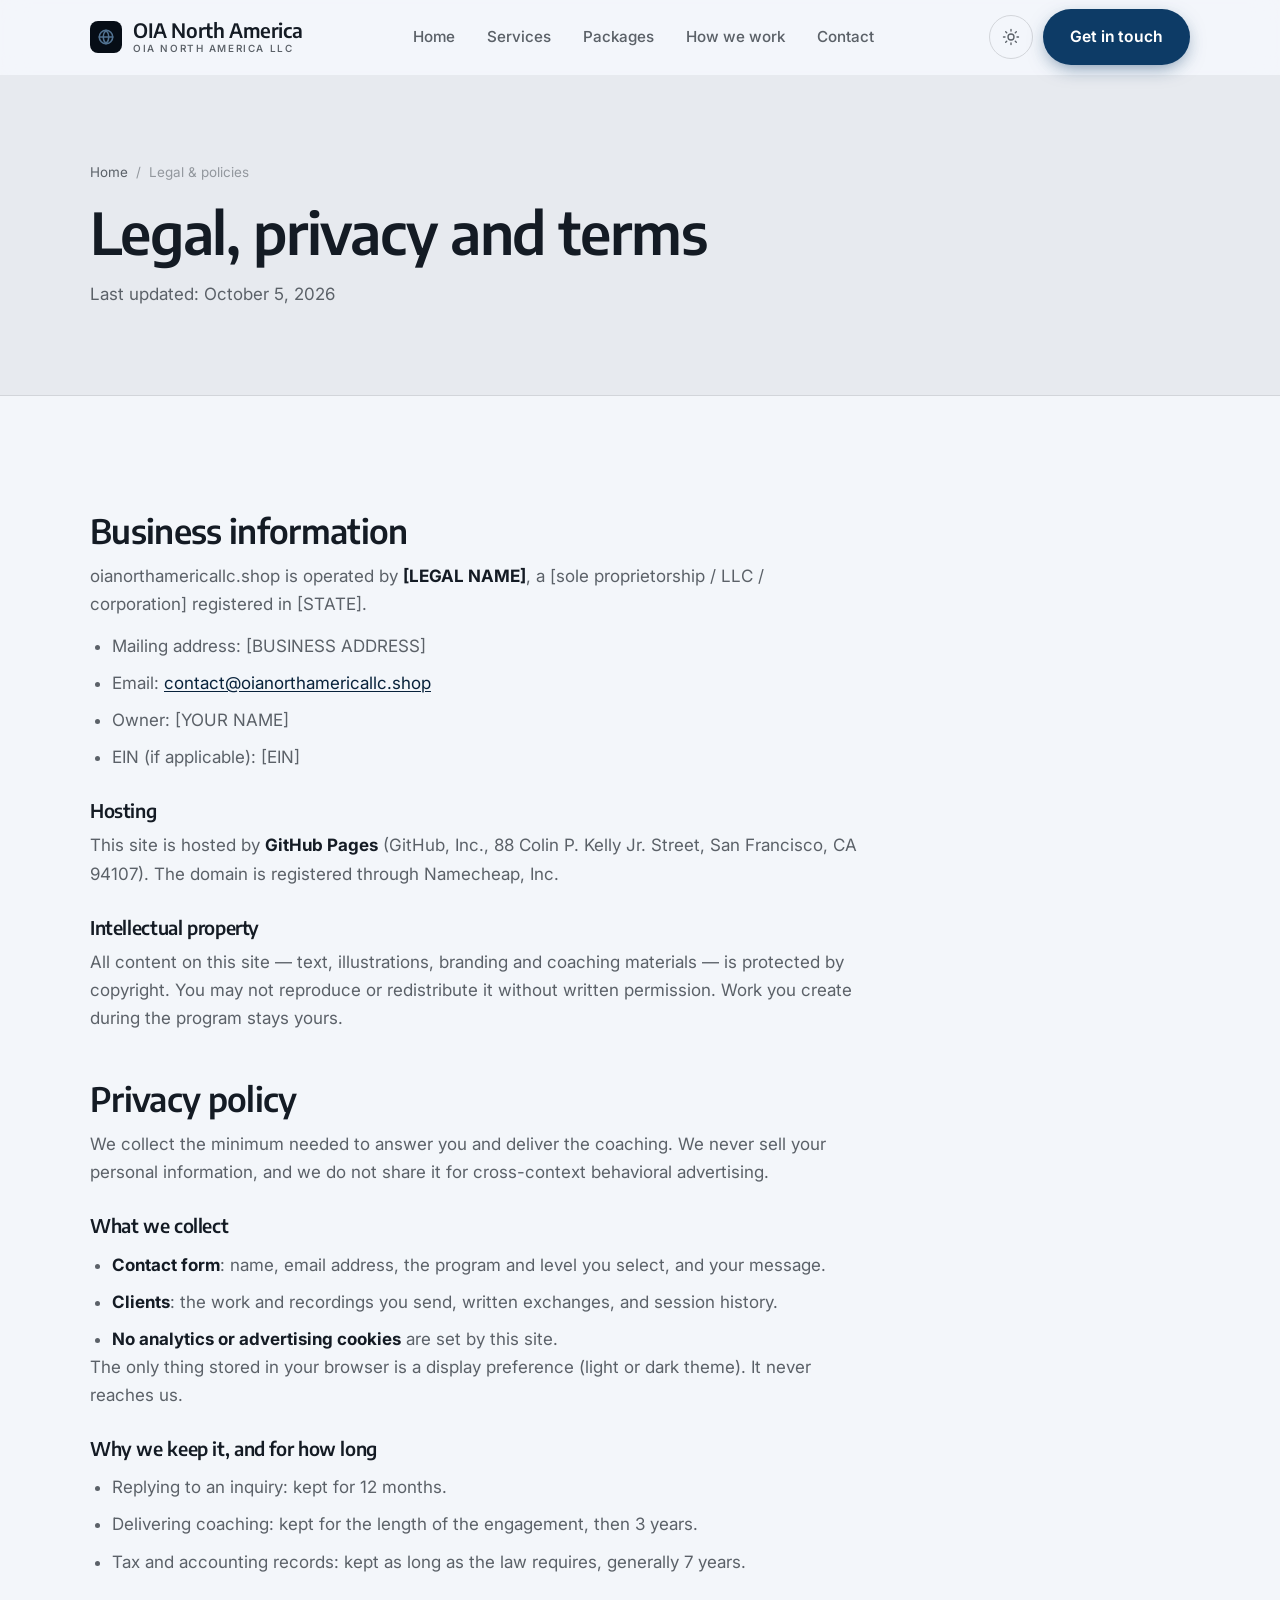
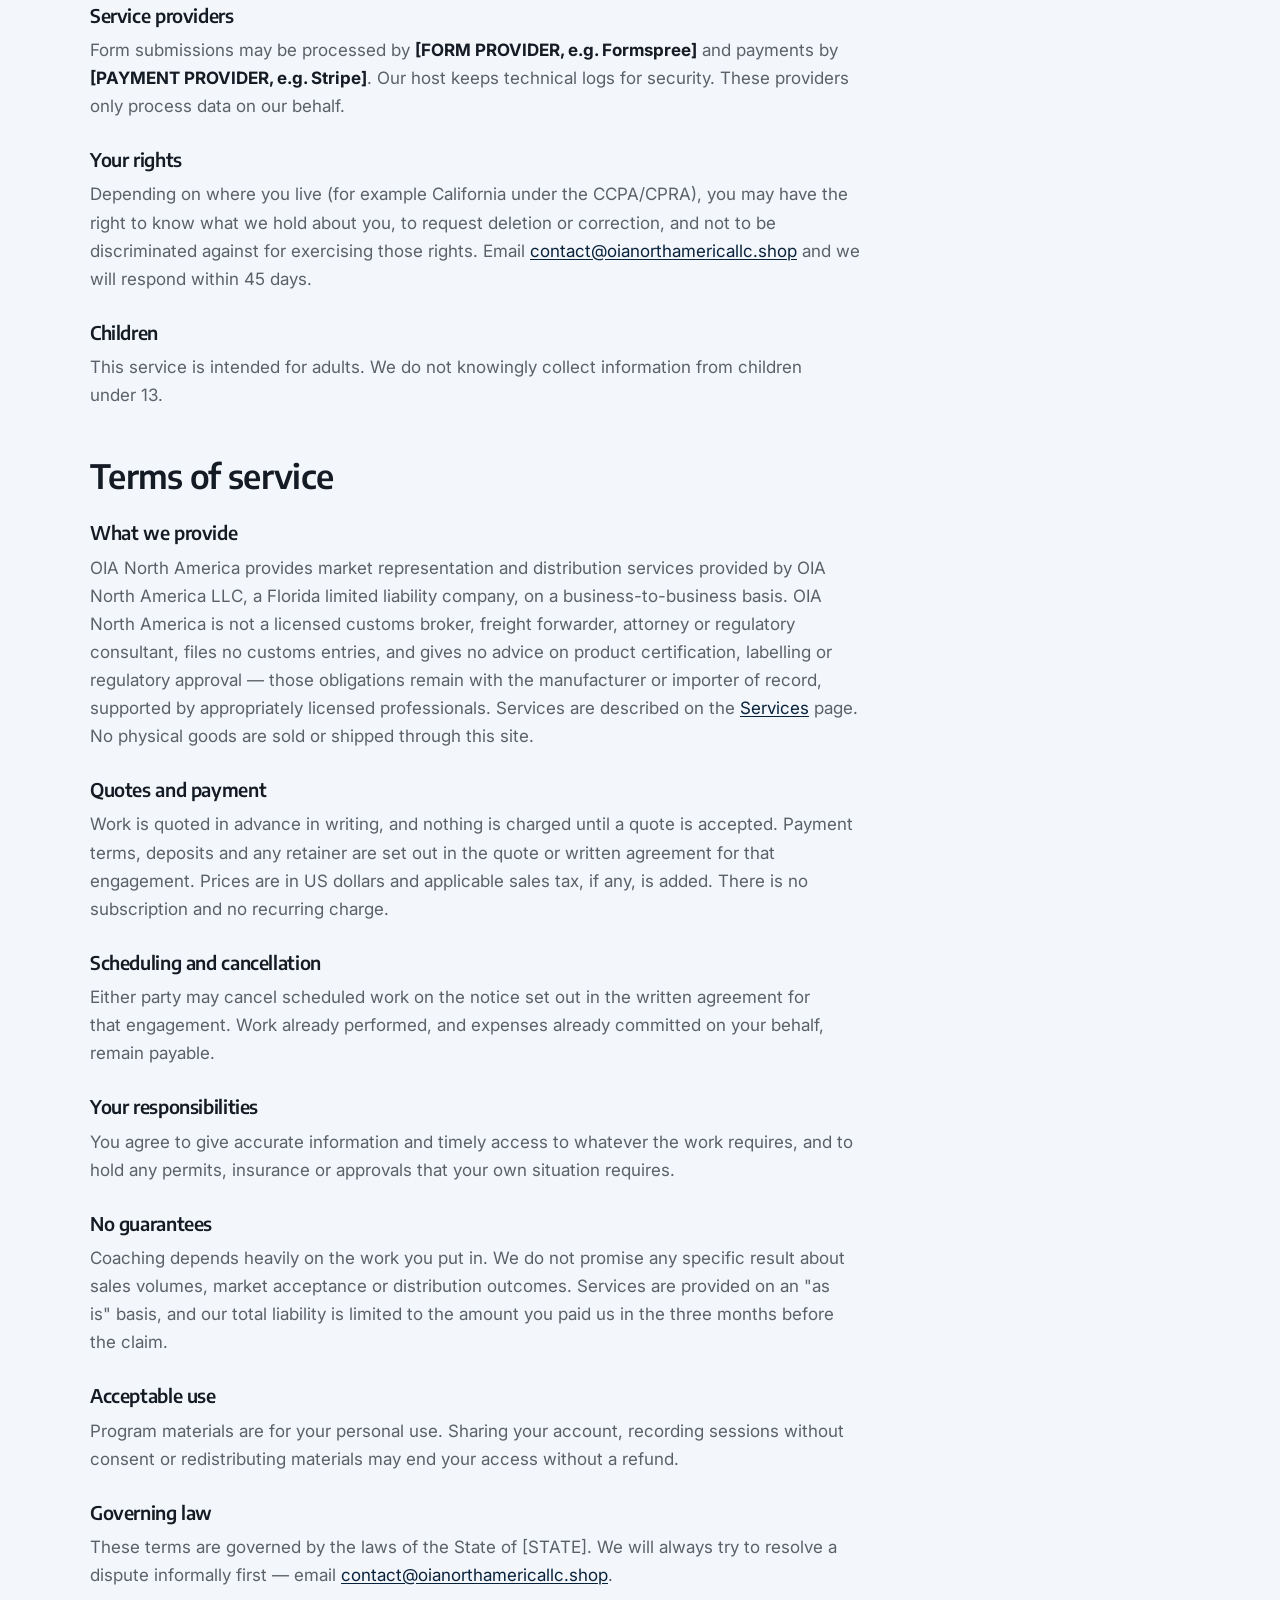
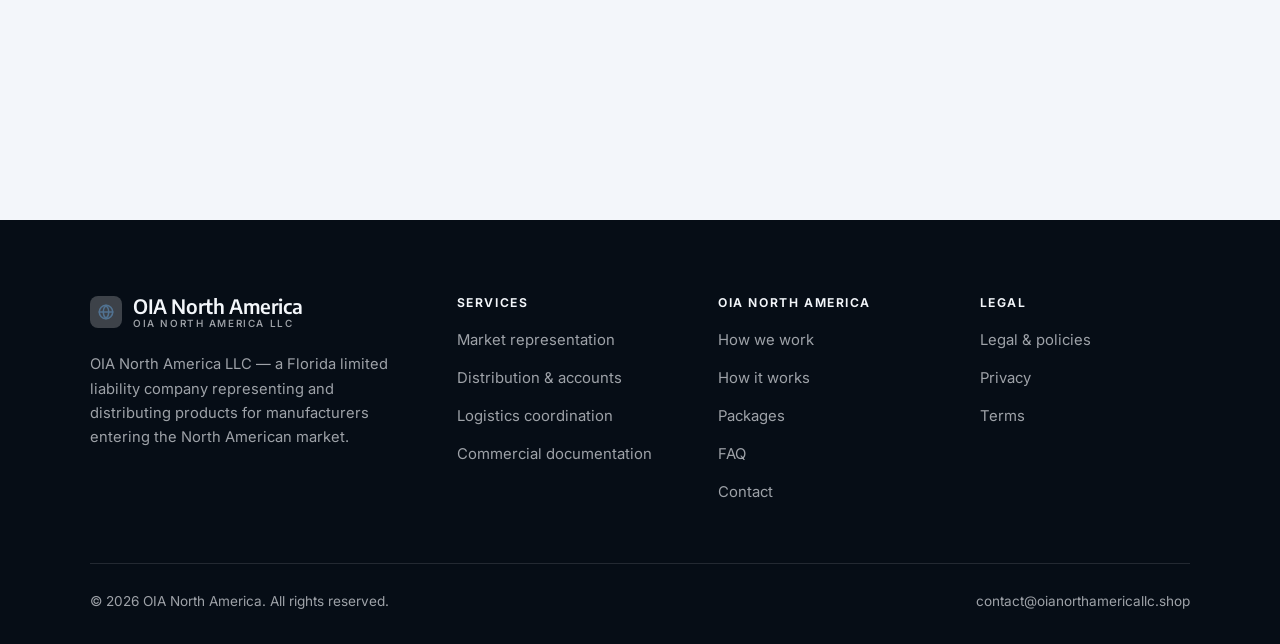
<file: legal.html>
<!DOCTYPE html>
<html lang="en" class="no-js">
<head>
<meta charset="utf-8">
<meta name="viewport" content="width=device-width, initial-scale=1">
<title>Legal, privacy and terms — OIA North America</title>
<meta name="description" content="Business information, privacy policy and terms of service for OIA North America.">
<meta name="robots" content="noindex">

<meta property="og:type" content="website">
<meta property="og:url" content="https://oianorthamericallc.shop/legal.html">
<meta property="og:site_name" content="OIA North America">
<meta property="og:locale" content="en_US">
<meta property="og:title" content="Legal, privacy and terms — OIA North America">
<meta property="og:description" content="Business information, privacy policy and terms of service for OIA North America.">
<meta name="theme-color" content="#060d16">

<link rel="icon" href="assets/img/favicon.svg" type="image/svg+xml">
<link rel="preconnect" href="https://fonts.googleapis.com">
<link rel="preconnect" href="https://fonts.gstatic.com" crossorigin>
<link rel="stylesheet" href="https://fonts.googleapis.com/css2?family=Encode+Sans:wght@400..700&family=Inter:wght@400..700&display=swap">
<link rel="stylesheet" href="assets/css/style.css">

<!-- Thème appliqué avant le premier rendu (évite le flash) -->
<script>
document.documentElement.classList.remove('no-js');
(function(){try{var t=localStorage.getItem('site-theme');if(t){document.documentElement.setAttribute('data-theme',t);}}catch(e){}})();
</script>
</head>

<body>
<a class="skip-link" href="#main">Skip to main content</a>

<header class="site-header">
  <nav class="wrap nav" aria-label="Main navigation">
    <a class="brand" href="index.html">
      <svg class="brand__mark" viewBox="0 0 64 64" aria-hidden="true">
        <rect class="bm-bg" width="64" height="64" rx="16"/>
        <g class="bm-ic" transform="translate(14 14) scale(1.5)" fill="none" stroke-width="2.1" stroke-linecap="round" stroke-linejoin="round"><circle cx="12" cy="12" r="9"/><path d="M3 12h18M12 3c2.5 2.7 3.8 5.7 3.8 9s-1.3 6.3-3.8 9c-2.5-2.7-3.8-5.7-3.8-9S9.5 5.7 12 3z"/></g>
      </svg>
      <span>OIA North America<span class="brand__sub">OIA North America LLC</span></span>
    </a>

    <ul class="nav__links" id="nav-links">
      <li><a href="index.html">Home</a></li>
      <li><a href="programs.html">Services</a></li>
      <li><a href="index.html#pricing">Packages</a></li>
      <li><a href="about.html">How we work</a></li>
      <li><a href="contact.html">Contact</a></li>
      <li><a class="btn btn--primary" href="contact.html">Get in touch</a></li>
    </ul>

    <div class="nav__cta">
      <button class="theme-toggle" type="button" aria-label="Switch to dark theme">
        <svg class="icon-sun" viewBox="0 0 24 24" fill="none" stroke="currentColor" stroke-width="1.8" stroke-linecap="round" aria-hidden="true"><circle cx="12" cy="12" r="4"/><path d="M12 2v2m0 16v2M2 12h2m16 0h2M4.9 4.9l1.4 1.4m11.4 11.4 1.4 1.4M19.1 4.9l-1.4 1.4M6.3 17.7l-1.4 1.4"/></svg>
        <svg class="icon-moon" viewBox="0 0 24 24" fill="none" stroke="currentColor" stroke-width="1.8" stroke-linecap="round" stroke-linejoin="round" aria-hidden="true"><path d="M21 12.8A9 9 0 1 1 11.2 3a7 7 0 0 0 9.8 9.8z"/></svg>
      </button>
      <a class="btn btn--primary" href="contact.html">Get in touch</a>
      <button class="nav__toggle" type="button" aria-expanded="false" aria-controls="nav-links" aria-label="Open menu">
        <svg class="icon-open" viewBox="0 0 24 24" fill="none" stroke="currentColor" stroke-width="2" stroke-linecap="round" aria-hidden="true"><path d="M3 6h18M3 12h18M3 18h18"/></svg>
        <svg class="icon-close" viewBox="0 0 24 24" fill="none" stroke="currentColor" stroke-width="2" stroke-linecap="round" aria-hidden="true"><path d="M6 6l12 12M18 6L6 18"/></svg>
      </button>
    </div>
  </nav>
</header>

<main id="main">

<section class="page-head">
  <div class="wrap">
    <nav class="breadcrumb" aria-label="Breadcrumb">
      <a href="index.html">Home</a><span>/</span><span aria-current="page">Legal &amp; policies</span>
    </nav>
    <h1>Legal, privacy and terms</h1>
    <p>Last updated: <time datetime="2026-10-05">October 5, 2026</time></p>
  </div>
</section>

<section class="section wrap">
  <div class="prose">

    <!--
      TO DO: this is a skeleton, not legal advice. Replace every [BRACKET] with
      your real details before selling, and have a lawyer review it if you can.
      Consumer protection rules differ by state.
    -->

    <h2 id="business">Business information</h2>
    <p>
      oianorthamericallc.shop is operated by <strong>[LEGAL NAME]</strong>, a [sole proprietorship / LLC / corporation]
      registered in [STATE].
    </p>
    <ul>
      <li>Mailing address: [BUSINESS ADDRESS]</li>
      <li>Email: <a href="mailto:contact@oianorthamericallc.shop">contact@oianorthamericallc.shop</a></li>
      <li>Owner: [YOUR NAME]</li>
      <li>EIN (if applicable): [EIN]</li>
    </ul>

    <h3>Hosting</h3>
    <p>
      This site is hosted by <strong>GitHub Pages</strong> (GitHub, Inc., 88 Colin P. Kelly Jr. Street,
      San Francisco, CA 94107). The domain is registered through Namecheap, Inc.
    </p>

    <h3>Intellectual property</h3>
    <p>
      All content on this site — text, illustrations, branding and coaching materials — is protected by
      copyright. You may not reproduce or redistribute it without written permission. Work you create during
      the program stays yours.
    </p>

    <h2 id="privacy">Privacy policy</h2>
    <p>
      We collect the minimum needed to answer you and deliver the coaching. We never sell your personal
      information, and we do not share it for cross-context behavioral advertising.
    </p>
    <h3>What we collect</h3>
    <ul>
      <li><strong>Contact form</strong>: name, email address, the program and level you select, and your message.</li>
      <li><strong>Clients</strong>: the work and recordings you send, written exchanges, and session history.</li>
      <li><strong>No analytics or advertising cookies</strong> are set by this site.</li>
    </ul>
    <p>
      The only thing stored in your browser is a display preference (light or dark theme). It never reaches us.
    </p>
    <h3>Why we keep it, and for how long</h3>
    <ul>
      <li>Replying to an inquiry: kept for 12 months.</li>
      <li>Delivering coaching: kept for the length of the engagement, then 3 years.</li>
      <li>Tax and accounting records: kept as long as the law requires, generally 7 years.</li>
    </ul>
    <h3>Service providers</h3>
    <p>
      Form submissions may be processed by <strong>[FORM PROVIDER, e.g. Formspree]</strong> and payments by
      <strong>[PAYMENT PROVIDER, e.g. Stripe]</strong>. Our host keeps technical logs for security. These
      providers only process data on our behalf.
    </p>
    <h3>Your rights</h3>
    <p>
      Depending on where you live (for example California under the CCPA/CPRA), you may have the right to
      know what we hold about you, to request deletion or correction, and not to be discriminated against for
      exercising those rights. Email <a href="mailto:contact@oianorthamericallc.shop">contact@oianorthamericallc.shop</a> and we will respond within 45 days.
    </p>
    <h3>Children</h3>
    <p>
      This service is intended for adults. We do not knowingly collect information from children under 13.
    </p>

    <h2 id="terms">Terms of service</h2>
    <h3>What we provide</h3>
    <p>
      OIA North America provides market representation and distribution services provided by OIA North America LLC, a Florida limited liability company, on a business-to-business basis. OIA North America is not a licensed customs broker, freight forwarder, attorney or regulatory consultant, files no customs entries, and gives no advice on product certification, labelling or regulatory approval — those obligations remain with the manufacturer or importer of record, supported by appropriately licensed professionals. Services are described on the
      <a href="programs.html">Services</a> page. No physical goods are sold or shipped through this site.
    </p>
    <h3>Quotes and payment</h3>
    <p>
      Work is quoted in advance in writing, and nothing is charged until a quote is accepted. Payment terms,
      deposits and any retainer are set out in the quote or written agreement for that engagement. Prices are in
      US dollars and applicable sales tax, if any, is added. There is no subscription and no recurring charge.
    </p>
    <h3>Scheduling and cancellation</h3>
    <p>
      Either party may cancel scheduled work on the notice set out in the written agreement for that engagement.
      Work already performed, and expenses already committed on your behalf, remain payable.
    </p>
    <h3>Your responsibilities</h3>
    <p>
      You agree to give accurate information and timely access to whatever the work requires, and to hold any
      permits, insurance or approvals that your own situation requires.
    </p>

    <h3>No guarantees</h3>
    <p>
      Coaching depends heavily on the work you put in. We do not promise any specific result
      about sales volumes, market acceptance or distribution outcomes. Services are provided on an "as is" basis, and our total
      liability is limited to the amount you paid us in the three months before the claim.
    </p>
    <h3>Acceptable use</h3>
    <p>
      Program materials are for your personal use. Sharing your account, recording sessions without consent
      or redistributing materials may end your access without a refund.
    </p>
    <h3>Governing law</h3>
    <p>
      These terms are governed by the laws of the State of [STATE]. We will always try to resolve a dispute
      informally first — email <a href="mailto:contact@oianorthamericallc.shop">contact@oianorthamericallc.shop</a>.
    </p>

  </div>
</section>

</main>

<footer class="site-footer">
  <div class="wrap">
    <div class="footer__grid">
      <div class="footer__brand">
        <a class="brand" href="index.html">
          <svg class="brand__mark" viewBox="0 0 64 64" aria-hidden="true">
        <rect class="bm-bg" width="64" height="64" rx="16"/>
        <g class="bm-ic" transform="translate(14 14) scale(1.5)" fill="none" stroke-width="2.1" stroke-linecap="round" stroke-linejoin="round"><circle cx="12" cy="12" r="9"/><path d="M3 12h18M12 3c2.5 2.7 3.8 5.7 3.8 9s-1.3 6.3-3.8 9c-2.5-2.7-3.8-5.7-3.8-9S9.5 5.7 12 3z"/></g>
      </svg>
          <span>OIA North America<span class="brand__sub">OIA North America LLC</span></span>
        </a>
        <p>OIA North America LLC — a Florida limited liability company representing and distributing products for manufacturers entering the North American market.</p>
      </div>

      <div class="footer__col">
        <h4>Services</h4>
        <ul>
          <li><a href="programs.html#representation">Market representation</a></li>
          <li><a href="programs.html#distribution">Distribution &amp; accounts</a></li>
          <li><a href="programs.html#logistics">Logistics coordination</a></li>
          <li><a href="programs.html#documentation">Commercial documentation</a></li>
        </ul>
      </div>

      <div class="footer__col">
        <h4>OIA North America</h4>
        <ul>
          <li><a href="about.html">How we work</a></li>
          <li><a href="index.html#how-it-works">How it works</a></li>
          <li><a href="index.html#pricing">Packages</a></li>
          <li><a href="index.html#faq">FAQ</a></li>
          <li><a href="contact.html">Contact</a></li>
        </ul>
      </div>

      <div class="footer__col">
        <h4>Legal</h4>
        <ul>
          <li><a href="legal.html">Legal &amp; policies</a></li>
          <li><a href="legal.html#privacy">Privacy</a></li>
          <li><a href="legal.html#terms">Terms</a></li>
        </ul>
      </div>
    </div>

    <div class="footer__bottom">
      <p>© <span data-year>2026</span> OIA North America. All rights reserved.</p>
      <p><a href="mailto:contact@oianorthamericallc.shop">contact@oianorthamericallc.shop</a></p>
    </div>
  </div>
</footer>

<script src="assets/js/main.js" defer></script>
</body>
</html>
</file>
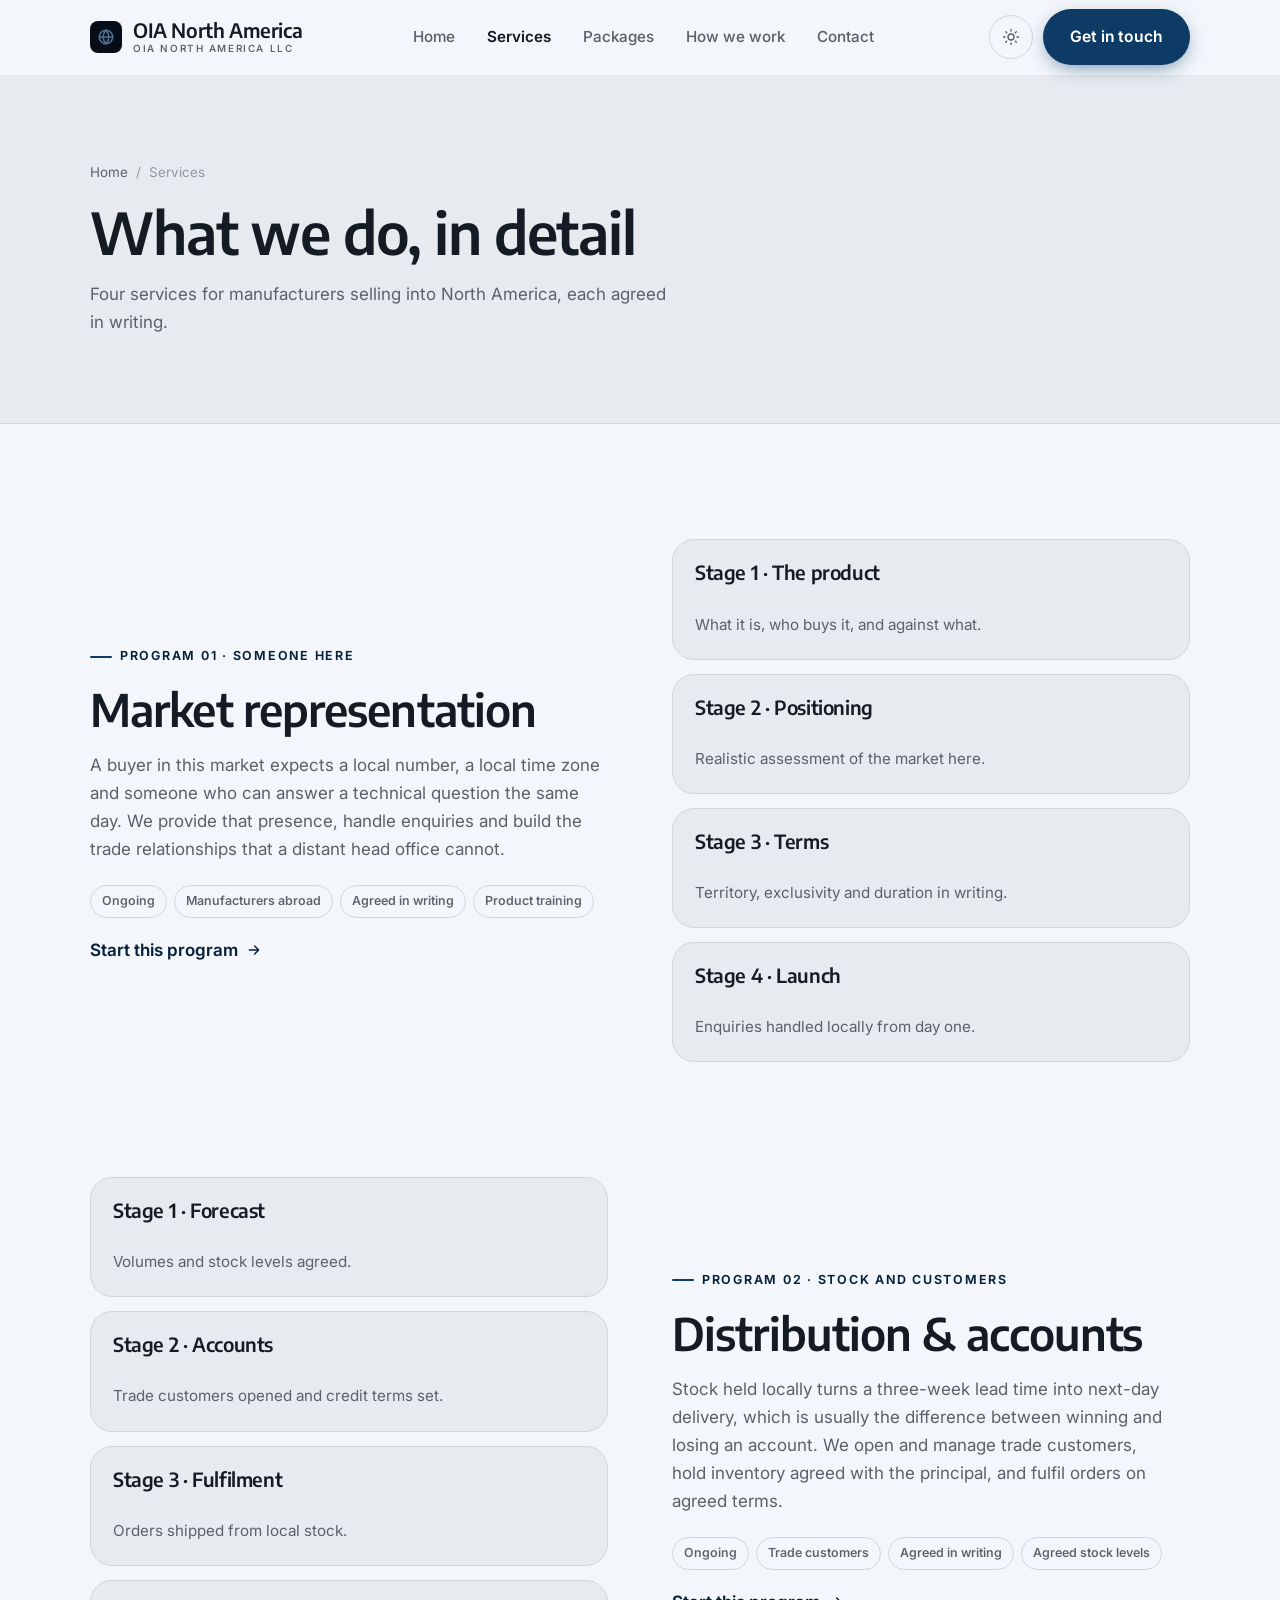
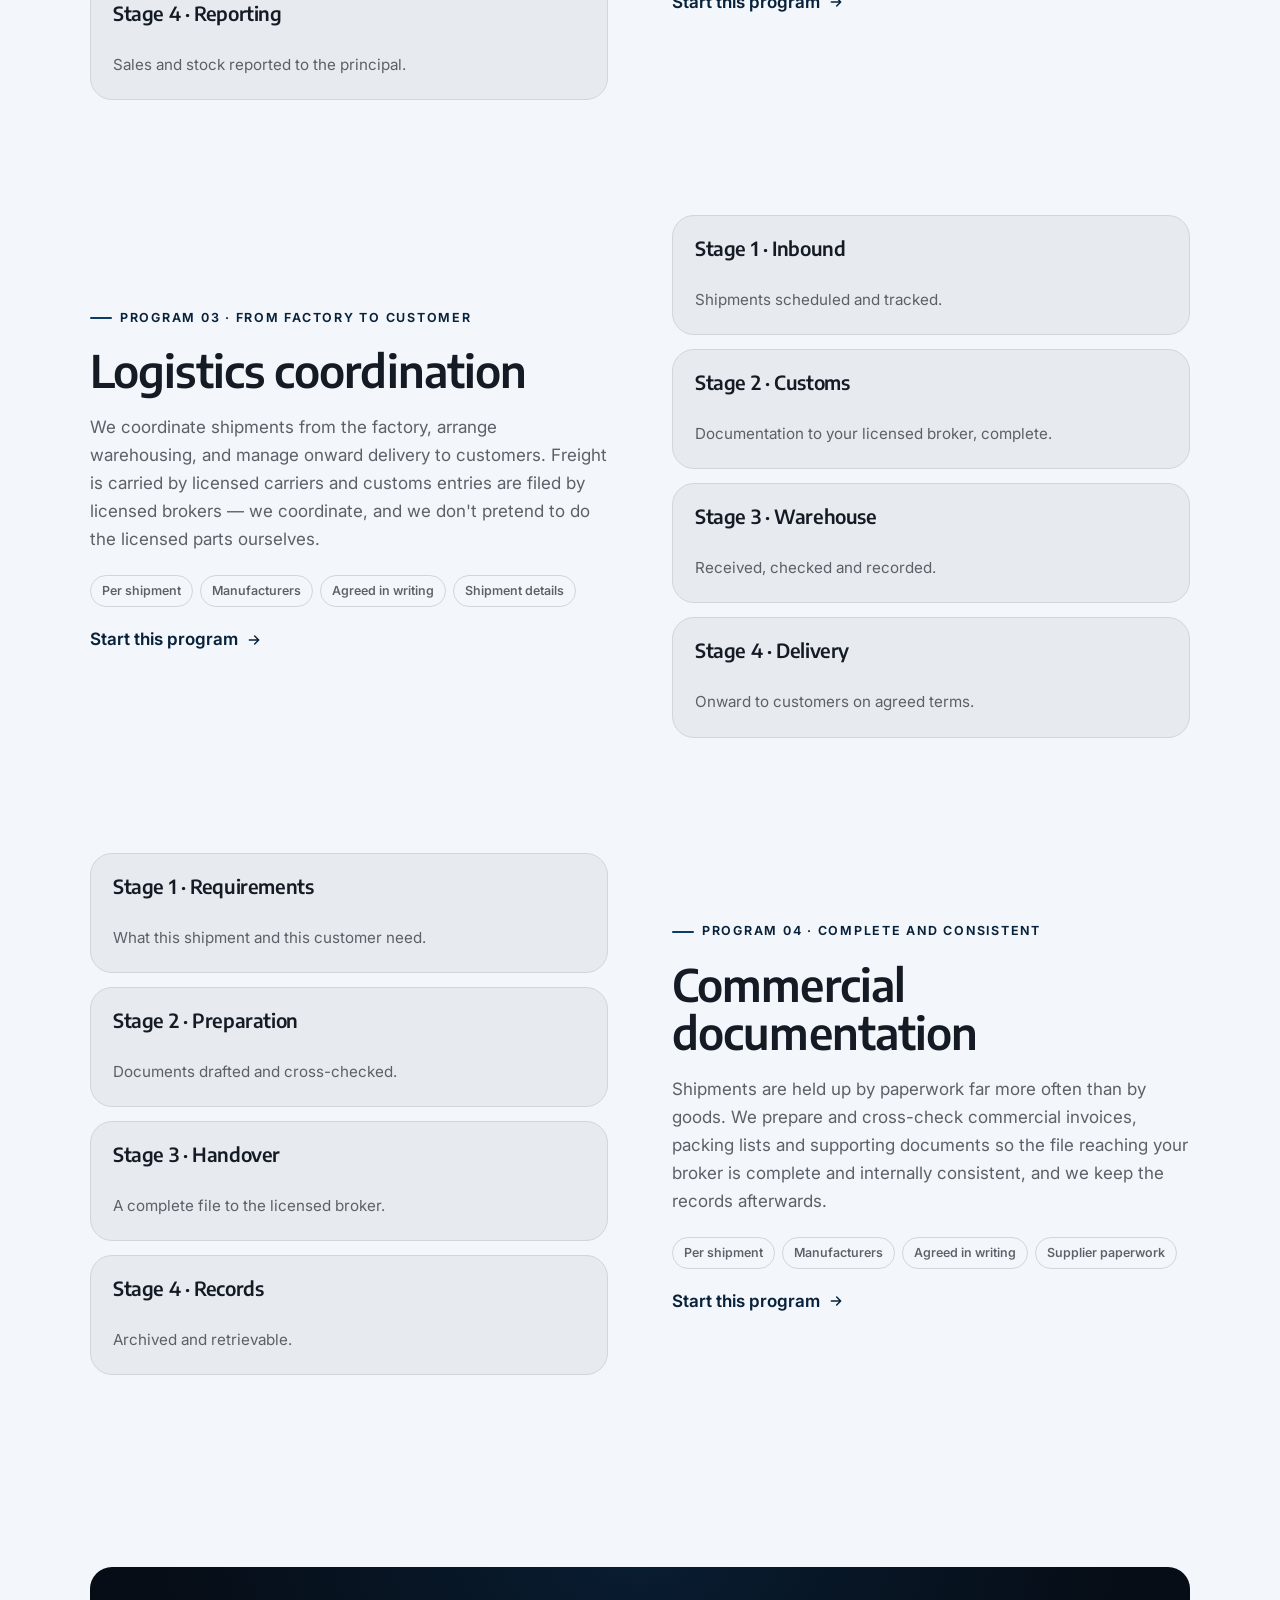
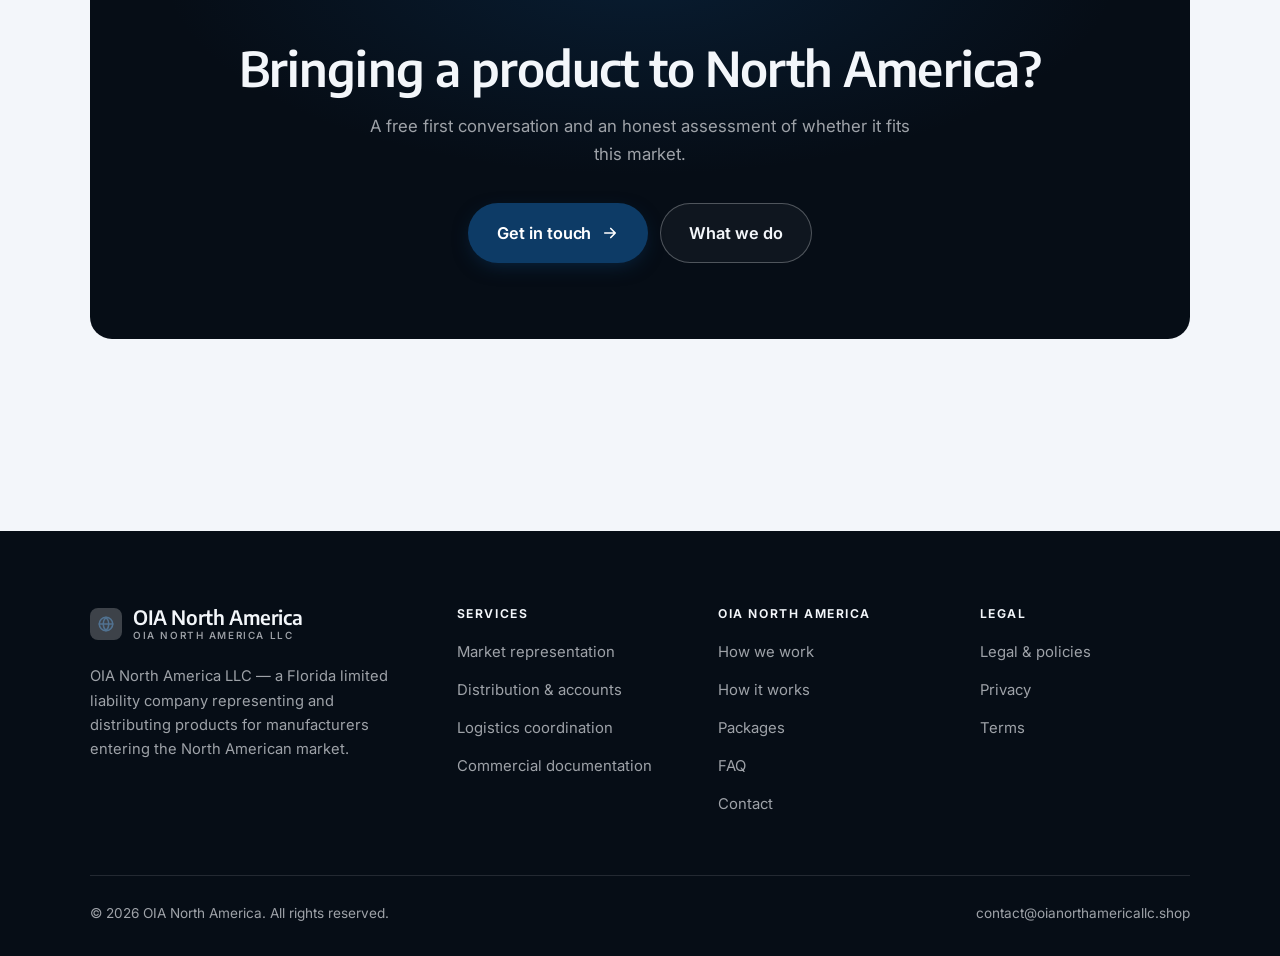
<file: programs.html>
<!DOCTYPE html>
<html lang="en" class="no-js">
<head>
<meta charset="utf-8">
<meta name="viewport" content="width=device-width, initial-scale=1">
<title>Services — OIA North America</title>
<meta name="description" content="Services of OIA North America LLC: market representation, distribution and accounts, logistics coordination, commercial documentation.">
<link rel="canonical" href="https://oianorthamericallc.shop/programs.html">

<meta property="og:type" content="website">
<meta property="og:url" content="https://oianorthamericallc.shop/programs.html">
<meta property="og:site_name" content="OIA North America">
<meta property="og:locale" content="en_US">
<meta property="og:title" content="Services — OIA North America">
<meta property="og:description" content="Services of OIA North America LLC: market representation, distribution and accounts, logistics coordination, commercial documentation.">
<meta name="theme-color" content="#060d16">

<link rel="icon" href="assets/img/favicon.svg" type="image/svg+xml">
<link rel="preconnect" href="https://fonts.googleapis.com">
<link rel="preconnect" href="https://fonts.gstatic.com" crossorigin>
<link rel="stylesheet" href="https://fonts.googleapis.com/css2?family=Encode+Sans:wght@400..700&family=Inter:wght@400..700&display=swap">
<link rel="stylesheet" href="assets/css/style.css">

<!-- Thème appliqué avant le premier rendu (évite le flash) -->
<script>
document.documentElement.classList.remove('no-js');
(function(){try{var t=localStorage.getItem('site-theme');if(t){document.documentElement.setAttribute('data-theme',t);}}catch(e){}})();
</script>
</head>

<body>
<a class="skip-link" href="#main">Skip to main content</a>

<header class="site-header">
  <nav class="wrap nav" aria-label="Main navigation">
    <a class="brand" href="index.html">
      <svg class="brand__mark" viewBox="0 0 64 64" aria-hidden="true">
        <rect class="bm-bg" width="64" height="64" rx="16"/>
        <g class="bm-ic" transform="translate(14 14) scale(1.5)" fill="none" stroke-width="2.1" stroke-linecap="round" stroke-linejoin="round"><circle cx="12" cy="12" r="9"/><path d="M3 12h18M12 3c2.5 2.7 3.8 5.7 3.8 9s-1.3 6.3-3.8 9c-2.5-2.7-3.8-5.7-3.8-9S9.5 5.7 12 3z"/></g>
      </svg>
      <span>OIA North America<span class="brand__sub">OIA North America LLC</span></span>
    </a>

    <ul class="nav__links" id="nav-links">
      <li><a href="index.html">Home</a></li>
      <li><a href="programs.html" aria-current="page">Services</a></li>
      <li><a href="index.html#pricing">Packages</a></li>
      <li><a href="about.html">How we work</a></li>
      <li><a href="contact.html">Contact</a></li>
      <li><a class="btn btn--primary" href="contact.html">Get in touch</a></li>
    </ul>

    <div class="nav__cta">
      <button class="theme-toggle" type="button" aria-label="Switch to dark theme">
        <svg class="icon-sun" viewBox="0 0 24 24" fill="none" stroke="currentColor" stroke-width="1.8" stroke-linecap="round" aria-hidden="true"><circle cx="12" cy="12" r="4"/><path d="M12 2v2m0 16v2M2 12h2m16 0h2M4.9 4.9l1.4 1.4m11.4 11.4 1.4 1.4M19.1 4.9l-1.4 1.4M6.3 17.7l-1.4 1.4"/></svg>
        <svg class="icon-moon" viewBox="0 0 24 24" fill="none" stroke="currentColor" stroke-width="1.8" stroke-linecap="round" stroke-linejoin="round" aria-hidden="true"><path d="M21 12.8A9 9 0 1 1 11.2 3a7 7 0 0 0 9.8 9.8z"/></svg>
      </button>
      <a class="btn btn--primary" href="contact.html">Get in touch</a>
      <button class="nav__toggle" type="button" aria-expanded="false" aria-controls="nav-links" aria-label="Open menu">
        <svg class="icon-open" viewBox="0 0 24 24" fill="none" stroke="currentColor" stroke-width="2" stroke-linecap="round" aria-hidden="true"><path d="M3 6h18M3 12h18M3 18h18"/></svg>
        <svg class="icon-close" viewBox="0 0 24 24" fill="none" stroke="currentColor" stroke-width="2" stroke-linecap="round" aria-hidden="true"><path d="M6 6l12 12M18 6L6 18"/></svg>
      </button>
    </div>
  </nav>
</header>

<main id="main">

<section class="page-head">
  <div class="wrap">
    <nav class="breadcrumb" aria-label="Breadcrumb">
      <a href="index.html">Home</a><span>/</span><span aria-current="page">Services</span>
    </nav>
    <h1>What we do, in detail</h1>
    <p>Four services for manufacturers selling into North America, each agreed in writing.</p>
  </div>
</section>

<section class="section wrap" id="representation">
  <div class="split reveal">
    <div>
      <span class="eyebrow">Program 01 · Someone here</span>
      <h2>Market representation</h2>
      <p>A buyer in this market expects a local number, a local time zone and someone who can answer a technical question the same day. We provide that presence, handle enquiries and build the trade relationships that a distant head office cannot.</p>
      <ul class="tags"><li>Ongoing</li><li>Manufacturers abroad</li><li>Agreed in writing</li><li>Product training</li></ul>
      <p><a class="arrow-link" href="contact.html">Start this program <svg viewBox="0 0 24 24" fill="none" stroke="currentColor" stroke-width="2.2" stroke-linecap="round" stroke-linejoin="round" aria-hidden="true"><path d="M5 12h14M13 6l6 6-6 6"/></svg></a></p>
    </div>
    <div class="grid grid--2 grid--tight">
      <article class="card card--sm">
        <h3>Stage 1 · The product</h3>
        <p>What it is, who buys it, and against what.</p>
      </article>
      <article class="card card--sm">
        <h3>Stage 2 · Positioning</h3>
        <p>Realistic assessment of the market here.</p>
      </article>
      <article class="card card--sm">
        <h3>Stage 3 · Terms</h3>
        <p>Territory, exclusivity and duration in writing.</p>
      </article>
      <article class="card card--sm">
        <h3>Stage 4 · Launch</h3>
        <p>Enquiries handled locally from day one.</p>
      </article>
    </div>
  </div>
</section>

<section class="section section--flush wrap" id="distribution">
  <div class="split reveal">
    <div class="grid grid--2 grid--tight">
      <article class="card card--sm">
        <h3>Stage 1 · Forecast</h3>
        <p>Volumes and stock levels agreed.</p>
      </article>
      <article class="card card--sm">
        <h3>Stage 2 · Accounts</h3>
        <p>Trade customers opened and credit terms set.</p>
      </article>
      <article class="card card--sm">
        <h3>Stage 3 · Fulfilment</h3>
        <p>Orders shipped from local stock.</p>
      </article>
      <article class="card card--sm">
        <h3>Stage 4 · Reporting</h3>
        <p>Sales and stock reported to the principal.</p>
      </article>
    </div>
    <div>
      <span class="eyebrow">Program 02 · Stock and customers</span>
      <h2>Distribution &amp; accounts</h2>
      <p>Stock held locally turns a three-week lead time into next-day delivery, which is usually the difference between winning and losing an account. We open and manage trade customers, hold inventory agreed with the principal, and fulfil orders on agreed terms.</p>
      <ul class="tags"><li>Ongoing</li><li>Trade customers</li><li>Agreed in writing</li><li>Agreed stock levels</li></ul>
      <p><a class="arrow-link" href="contact.html">Start this program <svg viewBox="0 0 24 24" fill="none" stroke="currentColor" stroke-width="2.2" stroke-linecap="round" stroke-linejoin="round" aria-hidden="true"><path d="M5 12h14M13 6l6 6-6 6"/></svg></a></p>
    </div>
  </div>
</section>

<section class="section section--flush wrap" id="logistics">
  <div class="split reveal">
    <div>
      <span class="eyebrow">Program 03 · From factory to customer</span>
      <h2>Logistics coordination</h2>
      <p>We coordinate shipments from the factory, arrange warehousing, and manage onward delivery to customers. Freight is carried by licensed carriers and customs entries are filed by licensed brokers — we coordinate, and we don't pretend to do the licensed parts ourselves.</p>
      <ul class="tags"><li>Per shipment</li><li>Manufacturers</li><li>Agreed in writing</li><li>Shipment details</li></ul>
      <p><a class="arrow-link" href="contact.html">Start this program <svg viewBox="0 0 24 24" fill="none" stroke="currentColor" stroke-width="2.2" stroke-linecap="round" stroke-linejoin="round" aria-hidden="true"><path d="M5 12h14M13 6l6 6-6 6"/></svg></a></p>
    </div>
    <div class="grid grid--2 grid--tight">
      <article class="card card--sm">
        <h3>Stage 1 · Inbound</h3>
        <p>Shipments scheduled and tracked.</p>
      </article>
      <article class="card card--sm">
        <h3>Stage 2 · Customs</h3>
        <p>Documentation to your licensed broker, complete.</p>
      </article>
      <article class="card card--sm">
        <h3>Stage 3 · Warehouse</h3>
        <p>Received, checked and recorded.</p>
      </article>
      <article class="card card--sm">
        <h3>Stage 4 · Delivery</h3>
        <p>Onward to customers on agreed terms.</p>
      </article>
    </div>
  </div>
</section>

<section class="section section--flush wrap" id="documentation">
  <div class="split reveal">
    <div class="grid grid--2 grid--tight">
      <article class="card card--sm">
        <h3>Stage 1 · Requirements</h3>
        <p>What this shipment and this customer need.</p>
      </article>
      <article class="card card--sm">
        <h3>Stage 2 · Preparation</h3>
        <p>Documents drafted and cross-checked.</p>
      </article>
      <article class="card card--sm">
        <h3>Stage 3 · Handover</h3>
        <p>A complete file to the licensed broker.</p>
      </article>
      <article class="card card--sm">
        <h3>Stage 4 · Records</h3>
        <p>Archived and retrievable.</p>
      </article>
    </div>
    <div>
      <span class="eyebrow">Program 04 · Complete and consistent</span>
      <h2>Commercial documentation</h2>
      <p>Shipments are held up by paperwork far more often than by goods. We prepare and cross-check commercial invoices, packing lists and supporting documents so the file reaching your broker is complete and internally consistent, and we keep the records afterwards.</p>
      <ul class="tags"><li>Per shipment</li><li>Manufacturers</li><li>Agreed in writing</li><li>Supplier paperwork</li></ul>
      <p><a class="arrow-link" href="contact.html">Start this program <svg viewBox="0 0 24 24" fill="none" stroke="currentColor" stroke-width="2.2" stroke-linecap="round" stroke-linejoin="round" aria-hidden="true"><path d="M5 12h14M13 6l6 6-6 6"/></svg></a></p>
    </div>
  </div>
</section>

<section class="wrap section--tight">
  <div class="cta-band reveal">
    <h2>Bringing a product to North America?</h2>
    <p>A free first conversation and an honest assessment of whether it fits this market.</p>
    <div class="hero__actions">
      <a class="btn btn--primary btn--lg" href="contact.html">Get in touch <svg viewBox="0 0 24 24" fill="none" stroke="currentColor" stroke-width="2.2" stroke-linecap="round" stroke-linejoin="round" aria-hidden="true"><path d="M5 12h14M13 6l6 6-6 6"/></svg></a>
      <a class="btn btn--on-dark btn--lg" href="programs.html">What we do</a>
    </div>
  </div>
</section>

</main>

<footer class="site-footer">
  <div class="wrap">
    <div class="footer__grid">
      <div class="footer__brand">
        <a class="brand" href="index.html">
          <svg class="brand__mark" viewBox="0 0 64 64" aria-hidden="true">
        <rect class="bm-bg" width="64" height="64" rx="16"/>
        <g class="bm-ic" transform="translate(14 14) scale(1.5)" fill="none" stroke-width="2.1" stroke-linecap="round" stroke-linejoin="round"><circle cx="12" cy="12" r="9"/><path d="M3 12h18M12 3c2.5 2.7 3.8 5.7 3.8 9s-1.3 6.3-3.8 9c-2.5-2.7-3.8-5.7-3.8-9S9.5 5.7 12 3z"/></g>
      </svg>
          <span>OIA North America<span class="brand__sub">OIA North America LLC</span></span>
        </a>
        <p>OIA North America LLC — a Florida limited liability company representing and distributing products for manufacturers entering the North American market.</p>
      </div>

      <div class="footer__col">
        <h4>Services</h4>
        <ul>
          <li><a href="programs.html#representation">Market representation</a></li>
          <li><a href="programs.html#distribution">Distribution &amp; accounts</a></li>
          <li><a href="programs.html#logistics">Logistics coordination</a></li>
          <li><a href="programs.html#documentation">Commercial documentation</a></li>
        </ul>
      </div>

      <div class="footer__col">
        <h4>OIA North America</h4>
        <ul>
          <li><a href="about.html">How we work</a></li>
          <li><a href="index.html#how-it-works">How it works</a></li>
          <li><a href="index.html#pricing">Packages</a></li>
          <li><a href="index.html#faq">FAQ</a></li>
          <li><a href="contact.html">Contact</a></li>
        </ul>
      </div>

      <div class="footer__col">
        <h4>Legal</h4>
        <ul>
          <li><a href="legal.html">Legal &amp; policies</a></li>
          <li><a href="legal.html#privacy">Privacy</a></li>
          <li><a href="legal.html#terms">Terms</a></li>
        </ul>
      </div>
    </div>

    <div class="footer__bottom">
      <p>© <span data-year>2026</span> OIA North America. All rights reserved.</p>
      <p><a href="mailto:contact@oianorthamericallc.shop">contact@oianorthamericallc.shop</a></p>
    </div>
  </div>
</footer>

<script src="assets/js/main.js" defer></script>
</body>
</html>
</file>
<file: assets/css/style.css>
/* OIA North America — couleurs et polices de la marque.
   Modifier ces valeurs suffit à changer l'identité visuelle de tout le site. */
:root {
  --c-accent:    #0d3b66;
  --c-on-accent: #ffffff;
  --c-ink:       #060d16;
  --c-paper:     #f3f6fa;

  --accent-ink-light: color-mix(in srgb, var(--c-accent) 58%, black);
  --accent-on-dark:   color-mix(in srgb, var(--c-accent) 72%, white);

  --font-display: "Encode Sans", system-ui, -apple-system, "Segoe UI", sans-serif;
  --font-body: "Inter", system-ui, -apple-system, "Segoe UI", sans-serif;
  --display-weight: 600;
  --display-tracking: -.02em;
}

/* ==========================================================================
   Feuille de style commune aux sites de coaching
   Les couleurs de marque (--c-accent, --c-on-accent, --c-ink, --c-paper) et
   les polices sont définies juste au-dessus, par site. Tout le reste en dérive.
   ========================================================================== */

/* --------------------------------------------------------------------------
   1. Tokens dérivés
   -------------------------------------------------------------------------- */

:root {
  /* Thème clair */
  --paper:      var(--c-paper);
  --paper-2:    color-mix(in srgb, var(--c-paper) 95%, var(--c-ink));
  --paper-3:    color-mix(in srgb, var(--c-paper) 89%, var(--c-ink));
  --line:       color-mix(in srgb, var(--c-paper) 86%, var(--c-ink));
  --text:       color-mix(in srgb, var(--c-ink) 94%, var(--c-paper));
  --muted:      color-mix(in srgb, var(--c-ink) 64%, var(--c-paper));
  --accent:     var(--c-accent);
  --accent-600: color-mix(in srgb, var(--c-accent) 86%, black);
  --accent-ink: var(--accent-ink-light);
  --on-accent:  var(--c-on-accent);
  --ink:        var(--c-ink);
  --ink-soft:   color-mix(in srgb, var(--c-ink) 90%, white);
  --on-ink:     var(--c-paper);
  --on-ink-mut: color-mix(in srgb, var(--c-paper) 64%, var(--c-ink));
  --brand-bg:   var(--c-ink);

  /* Rayons */
  --r-sm: 8px;
  --r-md: 14px;
  --r-lg: 22px;
  --r-full: 999px;

  /* Ombres */
  --sh-1: 0 1px 2px rgba(0, 0, 0, .05), 0 2px 8px rgba(0, 0, 0, .04);
  --sh-2: 0 2px 4px rgba(0, 0, 0, .05), 0 12px 32px rgba(0, 0, 0, .09);
  --sh-3: 0 4px 8px rgba(0, 0, 0, .06), 0 24px 56px rgba(0, 0, 0, .14);

  /* Rythme */
  --gutter: clamp(16px, 4vw, 40px);
  --maxw: 1180px;
  --section-y: clamp(64px, 9vw, 124px);

  --ease: cubic-bezier(.22, .61, .36, 1);
}

/* Thème sombre — suit le système, sauf si l'utilisateur a choisi « clair » */
@media (prefers-color-scheme: dark) {
  :root:not([data-theme="light"]) {
    --paper:      var(--c-ink);
    --paper-2:    color-mix(in srgb, var(--c-ink) 92%, white);
    --paper-3:    color-mix(in srgb, var(--c-ink) 86%, white);
    --line:       color-mix(in srgb, var(--c-ink) 80%, white);
    --text:       color-mix(in srgb, var(--c-paper) 94%, var(--c-ink));
    --muted:      color-mix(in srgb, var(--c-paper) 66%, var(--c-ink));
    --accent-ink: var(--accent-on-dark);
    --ink:        color-mix(in srgb, var(--c-ink) 72%, black);
    --brand-bg:   color-mix(in srgb, var(--c-ink) 80%, white);
    --sh-1: 0 1px 2px rgba(0, 0, 0, .4), 0 2px 8px rgba(0, 0, 0, .3);
    --sh-2: 0 2px 4px rgba(0, 0, 0, .4), 0 12px 32px rgba(0, 0, 0, .45);
    --sh-3: 0 4px 8px rgba(0, 0, 0, .45), 0 24px 56px rgba(0, 0, 0, .55);
  }
}

/* Thème sombre — choix explicite */
:root[data-theme="dark"] {
  --paper:      var(--c-ink);
  --paper-2:    color-mix(in srgb, var(--c-ink) 92%, white);
  --paper-3:    color-mix(in srgb, var(--c-ink) 86%, white);
  --line:       color-mix(in srgb, var(--c-ink) 80%, white);
  --text:       color-mix(in srgb, var(--c-paper) 94%, var(--c-ink));
  --muted:      color-mix(in srgb, var(--c-paper) 66%, var(--c-ink));
  --accent-ink: var(--accent-on-dark);
  --ink:        color-mix(in srgb, var(--c-ink) 72%, black);
  --brand-bg:   color-mix(in srgb, var(--c-ink) 80%, white);
  --sh-1: 0 1px 2px rgba(0, 0, 0, .4), 0 2px 8px rgba(0, 0, 0, .3);
  --sh-2: 0 2px 4px rgba(0, 0, 0, .4), 0 12px 32px rgba(0, 0, 0, .45);
  --sh-3: 0 4px 8px rgba(0, 0, 0, .45), 0 24px 56px rgba(0, 0, 0, .55);
}

/* --------------------------------------------------------------------------
   2. Reset / base
   -------------------------------------------------------------------------- */

*, *::before, *::after { box-sizing: border-box; }

* { margin: 0; }

html {
  -webkit-text-size-adjust: 100%;
  scroll-behavior: smooth;
  scroll-padding-top: 88px;
}

body {
  background: var(--paper);
  color: var(--text);
  font-family: var(--font-body);
  font-size: 17px;
  line-height: 1.65;
  -webkit-font-smoothing: antialiased;
  text-rendering: optimizeLegibility;
  overflow-x: hidden;
}

img, svg, video { display: block; max-width: 100%; height: auto; }

a { color: inherit; text-decoration: none; }

button, input, textarea, select { font: inherit; color: inherit; }

h1, h2, h3, h4 {
  font-family: var(--font-display);
  font-weight: var(--display-weight);
  line-height: 1.08;
  letter-spacing: var(--display-tracking);
  text-wrap: balance;
}

p { text-wrap: pretty; }

:focus-visible {
  outline: 3px solid var(--accent);
  outline-offset: 3px;
  border-radius: 4px;
}

::selection { background: var(--accent); color: var(--on-accent); }

/* --------------------------------------------------------------------------
   3. Utilitaires de mise en page
   -------------------------------------------------------------------------- */

.wrap {
  width: 100%;
  max-width: var(--maxw);
  margin-inline: auto;
  padding-inline: var(--gutter);
}

.section { padding-block: var(--section-y); }
.section--flush { padding-top: 0; }
.section--tight { padding-block: clamp(48px, 6vw, 80px); }

.skip-link {
  position: absolute;
  left: 12px;
  top: -100px;
  z-index: 200;
  background: var(--accent);
  color: var(--on-accent);
  padding: 12px 20px;
  border-radius: var(--r-sm);
  font-weight: 600;
  transition: top .2s var(--ease);
}
.skip-link:focus { top: 12px; }

.eyebrow {
  display: inline-flex;
  align-items: center;
  gap: 8px;
  font-size: .78rem;
  font-weight: 650;
  letter-spacing: .14em;
  text-transform: uppercase;
  color: var(--accent-ink);
  margin-bottom: 18px;
}
.eyebrow::before {
  content: "";
  width: 22px;
  height: 2px;
  background: var(--accent);
  border-radius: 2px;
}

.section-head { max-width: 62ch; margin-bottom: clamp(36px, 5vw, 60px); }
.section-head h2 { font-size: clamp(2rem, 4.4vw, 3.1rem); }
.section-head p {
  margin-top: 18px;
  color: var(--muted);
  font-size: clamp(1rem, 1.6vw, 1.12rem);
  max-width: 58ch;
}

.section-head--center { margin-inline: auto; text-align: center; }
.section-head--center .eyebrow { justify-content: center; }
.section-head--center p { margin-inline: auto; }

/* --------------------------------------------------------------------------
   4. Boutons
   -------------------------------------------------------------------------- */

.btn {
  display: inline-flex;
  align-items: center;
  justify-content: center;
  gap: 10px;
  padding: 14px 26px;
  border: 1px solid transparent;
  border-radius: var(--r-full);
  font-weight: 620;
  font-size: .98rem;
  letter-spacing: -.005em;
  cursor: pointer;
  white-space: nowrap;
  transition: transform .18s var(--ease), background-color .18s var(--ease),
              border-color .18s var(--ease), box-shadow .18s var(--ease), color .18s var(--ease);
}
.btn:hover { transform: translateY(-2px); }
.btn:active { transform: translateY(0); }

.btn--primary {
  background: var(--accent);
  color: var(--on-accent);
  box-shadow: 0 6px 20px -6px color-mix(in srgb, var(--c-accent) 65%, transparent);
}
.btn--primary:hover {
  background: var(--accent-600);
  box-shadow: 0 12px 28px -8px color-mix(in srgb, var(--c-accent) 70%, transparent);
}

.btn--ghost {
  border-color: var(--line);
  background: transparent;
  color: var(--text);
}
.btn--ghost:hover { border-color: var(--accent); color: var(--accent-ink); }

.btn--on-dark {
  border-color: color-mix(in srgb, var(--c-paper) 28%, transparent);
  color: var(--on-ink);
  background: color-mix(in srgb, var(--c-paper) 4%, transparent);
}
.btn--on-dark:hover {
  border-color: color-mix(in srgb, var(--c-paper) 60%, transparent);
  background: color-mix(in srgb, var(--c-paper) 10%, transparent);
}

.btn--lg { padding: 16px 28px; font-size: 1.02rem; }
.btn--block { width: 100%; }

.btn svg { width: 18px; height: 18px; flex: none; }

@media (max-width: 420px) {
  .btn--lg { padding: 15px 22px; font-size: 1rem; white-space: normal; text-align: center; }
}

/* Lien fléché */
.arrow-link {
  display: inline-flex;
  align-items: center;
  gap: 8px;
  font-weight: 620;
  color: var(--accent-ink);
}
.arrow-link svg { width: 16px; height: 16px; transition: transform .18s var(--ease); }
.arrow-link:hover svg { transform: translateX(4px); }

/* --------------------------------------------------------------------------
   5. En-tête / navigation
   -------------------------------------------------------------------------- */

.site-header {
  position: sticky;
  top: 0;
  z-index: 100;
  background: color-mix(in srgb, var(--paper) 82%, transparent);
  backdrop-filter: saturate(180%) blur(14px);
  -webkit-backdrop-filter: saturate(180%) blur(14px);
  border-bottom: 1px solid transparent;
  transition: border-color .25s var(--ease), background-color .25s var(--ease);
}
.site-header.is-stuck {
  border-bottom-color: var(--line);
  background: color-mix(in srgb, var(--paper) 94%, transparent);
}

.nav {
  display: flex;
  align-items: center;
  justify-content: space-between;
  gap: 24px;
  height: 74px;
}

.brand {
  display: inline-flex;
  align-items: center;
  gap: 11px;
  font-family: var(--font-display);
  font-weight: var(--display-weight);
  font-size: 1.24rem;
  letter-spacing: var(--display-tracking);
  flex: none;
  line-height: 1.1;
}
.brand__mark { width: 32px; height: 32px; flex: none; }
.brand__mark .bm-bg { fill: var(--brand-bg); }
.brand__mark .bm-ic { stroke: var(--accent-on-dark); color: var(--accent-on-dark); }
.brand__sub {
  display: block;
  font-family: var(--font-body);
  font-size: .62rem;
  font-weight: 550;
  letter-spacing: .16em;
  text-transform: uppercase;
  color: var(--muted);
  margin-top: 1px;
}

.nav__links {
  display: flex;
  align-items: center;
  gap: 4px;
  list-style: none;
  padding: 0;
}
.nav__links a {
  display: block;
  padding: 9px 14px;
  border-radius: var(--r-full);
  font-size: .95rem;
  font-weight: 520;
  color: var(--muted);
  transition: color .16s var(--ease), background-color .16s var(--ease);
}
.nav__links a:hover { color: var(--text); background: var(--paper-2); }
.nav__links a[aria-current="page"] { color: var(--text); font-weight: 620; }
.nav__links .btn { display: none; }

.nav__cta { display: flex; align-items: center; gap: 10px; flex: none; }

.nav__toggle {
  display: none;
  width: 44px;
  height: 44px;
  align-items: center;
  justify-content: center;
  background: transparent;
  border: 1px solid var(--line);
  border-radius: var(--r-full);
  cursor: pointer;
}
.nav__toggle svg { width: 20px; height: 20px; }
.nav__toggle .icon-close { display: none; }
.nav__toggle[aria-expanded="true"] .icon-open { display: none; }
.nav__toggle[aria-expanded="true"] .icon-close { display: block; }

@media (max-width: 900px) {
  .nav__links, .nav__cta .btn { display: none; }
  .nav__toggle { display: inline-flex; }

  .nav__links {
    position: fixed;
    inset: 74px 0 auto;
    flex-direction: column;
    align-items: stretch;
    gap: 2px;
    padding: 20px var(--gutter) 32px;
    background: var(--paper);
    border-bottom: 1px solid var(--line);
    box-shadow: var(--sh-2);
  }
  .nav__links.is-open { display: flex; }
  .nav__links a { padding: 14px 4px; font-size: 1.1rem; border-radius: var(--r-sm); }
  .nav__links a.btn { display: inline-flex; margin-top: 14px; padding: 14px 26px; color: var(--on-accent); }
}

@media (max-width: 380px) {
  .brand__sub { display: none; }
}

/* Bouton de thème */
.theme-toggle {
  width: 44px;
  height: 44px;
  display: inline-flex;
  align-items: center;
  justify-content: center;
  background: transparent;
  border: 1px solid var(--line);
  border-radius: var(--r-full);
  cursor: pointer;
  color: var(--muted);
  transition: color .16s var(--ease), border-color .16s var(--ease);
}
.theme-toggle:hover { color: var(--text); border-color: var(--accent); }
.theme-toggle svg { width: 18px; height: 18px; }
.theme-toggle .icon-moon { display: none; }
:root[data-theme="dark"] .theme-toggle .icon-sun { display: none; }
:root[data-theme="dark"] .theme-toggle .icon-moon { display: block; }
@media (prefers-color-scheme: dark) {
  :root:not([data-theme="light"]) .theme-toggle .icon-sun { display: none; }
  :root:not([data-theme="light"]) .theme-toggle .icon-moon { display: block; }
}

/* --------------------------------------------------------------------------
   6. Hero
   -------------------------------------------------------------------------- */

.hero {
  position: relative;
  background: var(--ink);
  color: var(--on-ink);
  overflow: hidden;
  isolation: isolate;
}

/* Halo de couleur + grain léger */
.hero::before {
  content: "";
  position: absolute;
  inset: -30% -10% auto;
  height: 130%;
  background:
    radial-gradient(60% 55% at 78% 18%, color-mix(in srgb, var(--c-accent) 34%, transparent), transparent 62%),
    radial-gradient(48% 44% at 12% 88%, color-mix(in srgb, var(--c-accent) 16%, transparent), transparent 66%);
  z-index: -2;
  pointer-events: none;
}
.hero::after {
  content: "";
  position: absolute;
  inset: 0;
  background-image: url("data:image/svg+xml,%3Csvg xmlns='http://www.w3.org/2000/svg' width='160' height='160'%3E%3Cfilter id='n'%3E%3CfeTurbulence type='fractalNoise' baseFrequency='.85' numOctaves='3'/%3E%3C/filter%3E%3Crect width='160' height='160' filter='url(%23n)' opacity='.28'/%3E%3C/svg%3E");
  opacity: .45;
  mix-blend-mode: overlay;
  z-index: -1;
  pointer-events: none;
}

.hero__inner {
  display: grid;
  grid-template-columns: minmax(0, 1.05fr) minmax(0, .95fr);
  align-items: center;
  gap: clamp(32px, 5vw, 72px);
  padding-block: clamp(56px, 8vw, 110px);
}

.hero h1 {
  font-size: clamp(2.5rem, 6vw, 4.6rem);
  letter-spacing: calc(var(--display-tracking) * 1.4);
}
.hero h1 em {
  font-style: normal;
  color: var(--accent-on-dark);
  text-decoration: underline;
  text-decoration-color: color-mix(in srgb, var(--c-accent) 45%, transparent);
  text-decoration-thickness: .1em;
  text-underline-offset: .14em;
  text-decoration-skip-ink: none;
}

.hero__lede {
  margin-top: 22px;
  font-size: clamp(1.04rem, 1.9vw, 1.2rem);
  color: var(--on-ink-mut);
  max-width: 50ch;
}

.hero__actions {
  display: flex;
  flex-wrap: wrap;
  gap: 12px;
  margin-top: 34px;
}

.hero__eyebrow { color: var(--accent-on-dark); }
.hero__eyebrow::before { background: var(--accent-on-dark); }

/* Faits sur l'offre */
.hero__proof {
  display: grid;
  grid-template-columns: repeat(4, minmax(0, 1fr));
  gap: clamp(18px, 3vw, 32px);
  margin-top: 44px;
  padding: 26px 0 0;
  border-top: 1px solid color-mix(in srgb, var(--c-paper) 14%, transparent);
  list-style: none;
}
.stat__num {
  display: block;
  font-family: var(--font-display);
  font-size: clamp(1.5rem, 2.6vw, 2.05rem);
  font-weight: var(--display-weight);
  line-height: 1;
  letter-spacing: var(--display-tracking);
  white-space: nowrap;
}
.stat__label {
  display: block;
  margin-top: 7px;
  font-size: .82rem;
  line-height: 1.4;
  color: var(--on-ink-mut);
}

.hero__art svg { width: 100%; height: auto; border-radius: var(--r-lg); box-shadow: var(--sh-3); }

@media (max-width: 880px) {
  .hero__inner { grid-template-columns: 1fr; }
  .hero__art { order: -1; max-width: 560px; }
}
@media (max-width: 540px) {
  .hero__proof { grid-template-columns: repeat(2, minmax(0, 1fr)); }
}

/* --------------------------------------------------------------------------
   7. Bandeau défilant
   -------------------------------------------------------------------------- */

.marquee {
  background: var(--ink-soft);
  color: var(--on-ink-mut);
  border-top: 1px solid color-mix(in srgb, var(--c-paper) 8%, transparent);
  padding-block: 18px;
  overflow: hidden;
  white-space: nowrap;
  mask-image: linear-gradient(90deg, transparent, #000 8%, #000 92%, transparent);
  -webkit-mask-image: linear-gradient(90deg, transparent, #000 8%, #000 92%, transparent);
}
.marquee__track {
  display: inline-flex;
  gap: 42px;
  align-items: center;
  animation: marquee 38s linear infinite;
  font-size: .86rem;
  letter-spacing: .12em;
  text-transform: uppercase;
  font-weight: 560;
}
.marquee__track span { display: inline-flex; align-items: center; gap: 42px; }
.marquee__track span::after {
  content: "";
  width: 5px; height: 5px;
  border-radius: 50%;
  background: var(--accent);
  opacity: .8;
}
@keyframes marquee { to { transform: translateX(-50%); } }

/* --------------------------------------------------------------------------
   8. Grilles de cartes
   -------------------------------------------------------------------------- */

.grid {
  display: grid;
  gap: clamp(16px, 2.2vw, 26px);
}
.grid--2 { grid-template-columns: repeat(auto-fit, minmax(min(100%, 260px), 1fr)); }
.grid--3 { grid-template-columns: repeat(auto-fit, minmax(min(100%, 270px), 1fr)); }
.grid--4 { grid-template-columns: repeat(auto-fit, minmax(min(100%, 230px), 1fr)); }
.grid--tight { gap: 14px; }

.card {
  position: relative;
  display: flex;
  flex-direction: column;
  padding: 28px;
  background: var(--paper-2);
  border: 1px solid var(--line);
  border-radius: var(--r-lg);
  transition: transform .22s var(--ease), box-shadow .22s var(--ease), border-color .22s var(--ease);
}
a.card:hover, .card--lift:hover {
  transform: translateY(-5px);
  box-shadow: var(--sh-2);
  border-color: color-mix(in srgb, var(--c-accent) 45%, var(--line));
}
.card--sm { padding: 22px; }
.card--sm h3 { font-size: 1rem; }
.card__icon {
  width: 52px;
  height: 52px;
  display: grid;
  place-items: center;
  border-radius: var(--r-md);
  background: color-mix(in srgb, var(--c-accent) 15%, transparent);
  color: var(--accent-ink);
  margin-bottom: 20px;
}
.card__icon svg { width: 26px; height: 26px; }
.card h3 { font-size: 1.22rem; margin-bottom: 10px; }
.card p { color: var(--muted); font-size: .95rem; }
.card .arrow-link { margin-top: auto; padding-top: 18px; font-size: .92rem; }

.tags {
  list-style: none;
  padding: 0;
  margin: 18px 0 0;
  display: flex;
  flex-wrap: wrap;
  gap: 7px;
}
.tags li {
  font-size: .78rem;
  font-weight: 560;
  padding: 5px 11px;
  border-radius: var(--r-full);
  background: var(--paper);
  border: 1px solid var(--line);
  color: var(--muted);
}

/* --------------------------------------------------------------------------
   9. Méthode (étapes)
   -------------------------------------------------------------------------- */

.steps { counter-reset: step; }
.step {
  position: relative;
  padding: 30px 26px 26px;
  background: var(--paper);
  border: 1px solid var(--line);
  border-radius: var(--r-lg);
}
.step::before {
  counter-increment: step;
  content: "0" counter(step);
  display: block;
  font-family: var(--font-display);
  font-size: 2.6rem;
  font-weight: var(--display-weight);
  line-height: 1;
  letter-spacing: var(--display-tracking);
  color: color-mix(in srgb, var(--c-accent) 55%, var(--paper));
  margin-bottom: 16px;
}
.step h3 { font-size: 1.12rem; margin-bottom: 9px; }
.step p { color: var(--muted); font-size: .93rem; }

/* --------------------------------------------------------------------------
   10. Tarifs
   -------------------------------------------------------------------------- */

.plans { align-items: start; }

.plan {
  display: flex;
  flex-direction: column;
  padding: 32px 28px;
  background: var(--paper);
  border: 1px solid var(--line);
  border-radius: var(--r-lg);
  height: 100%;
  position: relative;
}
.plan--featured {
  background: var(--ink);
  color: var(--on-ink);
  border-color: var(--ink);
  box-shadow: var(--sh-3);
}
.plan--featured .plan__desc,
.plan--featured .plan__period,
.plan--featured .plan__features li { color: var(--on-ink-mut); }
.plan--featured .plan__features li::before { color: var(--accent-on-dark); }

.plan__tag {
  position: absolute;
  top: 18px;
  right: 18px;
  font-size: .7rem;
  font-weight: 680;
  letter-spacing: .1em;
  text-transform: uppercase;
  padding: 5px 12px;
  border-radius: var(--r-full);
  background: var(--accent);
  color: var(--on-accent);
}

.plan h3 { font-size: 1.3rem; }
.plan--featured h3 { padding-right: 120px; }
.plan__desc { margin-top: 8px; color: var(--muted); font-size: .92rem; min-height: 2.8em; }

.plan__price {
  display: flex;
  align-items: baseline;
  gap: 6px;
  margin: 22px 0 4px;
  font-family: var(--font-display);
  font-size: clamp(2.2rem, 4vw, 2.9rem);
  font-weight: var(--display-weight);
  letter-spacing: var(--display-tracking);
  line-height: 1;
}
.plan__period { font-family: var(--font-body); font-size: .9rem; font-weight: 450; color: var(--muted); letter-spacing: 0; }

.plan__features {
  list-style: none;
  padding: 0;
  margin: 24px 0 28px;
  display: grid;
  gap: 11px;
  flex: 1;
}
.plan__features li {
  display: grid;
  grid-template-columns: 20px 1fr;
  gap: 10px;
  font-size: .93rem;
  color: var(--muted);
  align-items: start;
}
.plan__features li::before {
  content: "✓";
  color: var(--accent-ink);
  font-weight: 700;
  line-height: 1.5;
}

.plans-note { text-align: center; margin-top: 26px; font-size: .88rem; color: var(--muted); }

/* --------------------------------------------------------------------------
   11. Bloc split (texte + illustration)
   -------------------------------------------------------------------------- */

.split {
  display: grid;
  grid-template-columns: repeat(auto-fit, minmax(min(100%, 340px), 1fr));
  gap: clamp(32px, 5vw, 68px);
  align-items: center;
}
.split--top { align-items: start; }
.split__art svg { width: 100%; border-radius: var(--r-lg); box-shadow: var(--sh-2); }
.split h2 { font-size: clamp(1.9rem, 4vw, 2.8rem); }
.split p { margin-top: 18px; color: var(--muted); }
.split .tags { margin-top: 22px; }

/* --------------------------------------------------------------------------
   12. FAQ
   -------------------------------------------------------------------------- */

.faq { max-width: 780px; margin-inline: auto; }
.faq details {
  border-bottom: 1px solid var(--line);
  padding: 4px 0;
}
.faq summary {
  display: flex;
  align-items: center;
  justify-content: space-between;
  gap: 20px;
  padding: 22px 4px;
  cursor: pointer;
  list-style: none;
  font-family: var(--font-display);
  font-size: 1.08rem;
  font-weight: var(--display-weight);
  letter-spacing: var(--display-tracking);
}
.faq summary::-webkit-details-marker { display: none; }
.faq summary::after {
  content: "";
  flex: none;
  width: 13px;
  height: 13px;
  border-right: 2px solid var(--muted);
  border-bottom: 2px solid var(--muted);
  transform: rotate(45deg) translate(-3px, -3px);
  transition: transform .2s var(--ease), border-color .2s var(--ease);
}
.faq details[open] summary::after {
  transform: rotate(225deg) translate(-3px, -3px);
  border-color: var(--accent);
}
.faq details p { padding: 0 4px 24px; color: var(--muted); max-width: 66ch; }

/* --------------------------------------------------------------------------
   13. Bandeau d'appel à l'action
   -------------------------------------------------------------------------- */

.cta-band {
  position: relative;
  background: var(--ink);
  color: var(--on-ink);
  border-radius: var(--r-lg);
  padding: clamp(40px, 6vw, 76px) clamp(24px, 5vw, 64px);
  overflow: hidden;
  isolation: isolate;
  text-align: center;
}
.cta-band::before {
  content: "";
  position: absolute;
  inset: 0;
  background: radial-gradient(70% 90% at 50% 0%, color-mix(in srgb, var(--c-accent) 34%, transparent), transparent 62%);
  z-index: -1;
}
.cta-band h2 { font-size: clamp(1.9rem, 4.4vw, 3rem); }
.cta-band p {
  margin: 18px auto 0;
  max-width: 52ch;
  color: var(--on-ink-mut);
  font-size: 1.05rem;
}
.cta-band .hero__actions { justify-content: center; }

/* --------------------------------------------------------------------------
   14. Formulaire
   -------------------------------------------------------------------------- */

.form-layout {
  display: grid;
  grid-template-columns: minmax(0, 1fr) minmax(0, 420px);
  gap: clamp(32px, 5vw, 64px);
  align-items: start;
}
@media (max-width: 880px) { .form-layout { grid-template-columns: 1fr; } }

.form {
  display: grid;
  gap: 18px;
  padding: clamp(22px, 3.5vw, 36px);
  background: var(--paper-2);
  border: 1px solid var(--line);
  border-radius: var(--r-lg);
}
.form__row { display: grid; grid-template-columns: repeat(auto-fit, minmax(min(100%, 200px), 1fr)); gap: 18px; }

.field { display: grid; gap: 7px; }
.field label { font-size: .88rem; font-weight: 600; }
.field label .req { color: var(--accent-ink); }
.field input, .field textarea, .field select {
  width: 100%;
  padding: 13px 15px;
  background: var(--paper);
  border: 1px solid var(--line);
  border-radius: var(--r-md);
  font-size: .97rem;
  transition: border-color .16s var(--ease), box-shadow .16s var(--ease);
}
.field input:focus, .field textarea:focus, .field select:focus {
  outline: none;
  border-color: var(--accent);
  box-shadow: 0 0 0 3px color-mix(in srgb, var(--c-accent) 24%, transparent);
}
.field textarea { resize: vertical; min-height: 130px; }
.field__hint { font-size: .8rem; color: var(--muted); }

.form__status { font-size: .9rem; font-weight: 600; min-height: 1.4em; }
.form__note { font-size: .82rem; color: var(--muted); }
.form__note a { color: var(--accent-ink); text-decoration: underline; text-underline-offset: 2px; }

.contact-aside { display: grid; gap: 14px; }
.contact-card {
  display: flex;
  gap: 14px;
  padding: 20px 22px;
  background: var(--paper);
  border: 1px solid var(--line);
  border-radius: var(--r-md);
}
.contact-card--soft { background: var(--paper-2); }
.contact-card svg { width: 22px; height: 22px; flex: none; color: var(--accent-ink); margin-top: 3px; }
.contact-card b { display: block; font-size: .95rem; font-weight: 620; }
.contact-card span, .contact-card a { display: block; font-size: .9rem; color: var(--muted); }
.contact-card a:hover { color: var(--accent-ink); }

/* --------------------------------------------------------------------------
   15. Page interne — en-tête
   -------------------------------------------------------------------------- */

.page-head {
  background: var(--paper-2);
  border-bottom: 1px solid var(--line);
  padding-block: clamp(48px, 7vw, 86px);
}
.page-head h1 { font-size: clamp(2.2rem, 5.4vw, 3.6rem); max-width: 20ch; }
.page-head p { margin-top: 18px; color: var(--muted); max-width: 58ch; font-size: 1.06rem; }

.breadcrumb {
  display: flex;
  gap: 8px;
  align-items: center;
  font-size: .84rem;
  color: var(--muted);
  margin-bottom: 18px;
}
.breadcrumb a:hover { color: var(--accent-ink); }
.breadcrumb span { opacity: .6; }

/* --------------------------------------------------------------------------
   16. Pied de page
   -------------------------------------------------------------------------- */

.site-footer {
  background: var(--ink);
  color: var(--on-ink-mut);
  padding-block: clamp(48px, 6vw, 76px) 32px;
  margin-top: var(--section-y);
}
.site-footer .brand { color: var(--on-ink); }
.site-footer .brand__mark .bm-bg { fill: color-mix(in srgb, var(--c-ink) 78%, white); }
.site-footer .brand__sub { color: var(--on-ink-mut); }

.footer__grid {
  display: grid;
  grid-template-columns: minmax(0, 1.5fr) repeat(auto-fit, minmax(150px, 1fr));
  gap: clamp(28px, 4vw, 56px);
}
@media (max-width: 720px) { .footer__grid { grid-template-columns: 1fr 1fr; } .footer__brand { grid-column: 1 / -1; } }

.footer__brand p { margin-top: 16px; font-size: .92rem; max-width: 36ch; }
.footer__col h4 {
  font-family: var(--font-body);
  font-size: .76rem;
  font-weight: 650;
  letter-spacing: .13em;
  text-transform: uppercase;
  color: var(--on-ink);
  margin-bottom: 16px;
}
.footer__col ul { list-style: none; padding: 0; display: grid; gap: 10px; }
.footer__col a { font-size: .93rem; transition: color .16s var(--ease); }
.footer__col a:hover { color: var(--accent-on-dark); }

.footer__bottom {
  display: flex;
  flex-wrap: wrap;
  justify-content: space-between;
  gap: 14px;
  margin-top: clamp(36px, 5vw, 58px);
  padding-top: 26px;
  border-top: 1px solid color-mix(in srgb, var(--c-paper) 12%, transparent);
  font-size: .85rem;
}
.footer__bottom a:hover { color: var(--accent-on-dark); }

/* --------------------------------------------------------------------------
   17. Page 404
   -------------------------------------------------------------------------- */

.notfound {
  min-height: 62vh;
  display: grid;
  place-items: center;
  text-align: center;
  padding-block: var(--section-y);
}
.notfound__code {
  font-family: var(--font-display);
  font-size: clamp(5rem, 18vw, 11rem);
  font-weight: var(--display-weight);
  line-height: .9;
  letter-spacing: -.05em;
  color: color-mix(in srgb, var(--c-accent) 45%, var(--paper));
}
.notfound h1 { font-size: clamp(1.8rem, 4.4vw, 2.8rem); margin-top: 12px; }
.notfound p { color: var(--muted); max-width: 46ch; margin: 18px auto 0; }
.notfound .hero__actions { justify-content: center; }

/* --------------------------------------------------------------------------
   18. Contenu légal
   -------------------------------------------------------------------------- */

.prose { max-width: 70ch; }
.prose h2 { font-size: clamp(1.6rem, 3vw, 2.1rem); margin-top: 48px; margin-bottom: 14px; }
.prose h2:first-child { margin-top: 0; }
.prose h3 { font-size: 1.18rem; margin-top: 30px; margin-bottom: 10px; }
.prose p, .prose li { color: var(--muted); }
.prose p + p { margin-top: 16px; }
.prose ul { margin-top: 14px; padding-left: 22px; display: grid; gap: 9px; }
.prose a { color: var(--accent-ink); text-decoration: underline; text-underline-offset: 2px; }
.prose strong { color: var(--text); }

/* --------------------------------------------------------------------------
   19. Animations d'apparition
   -------------------------------------------------------------------------- */

.reveal {
  opacity: 0;
  transform: translateY(22px);
  transition: opacity .7s var(--ease), transform .7s var(--ease);
}
.reveal.is-in { opacity: 1; transform: none; }

.reveal-group > * {
  opacity: 0;
  transform: translateY(22px);
  transition: opacity .6s var(--ease), transform .6s var(--ease);
  transition-delay: calc(var(--i, 0) * 80ms);
}
.reveal-group.is-in > * { opacity: 1; transform: none; }

/* Sans JavaScript, tout reste visible */
.no-js .reveal, .no-js .reveal-group > * { opacity: 1; transform: none; }

@media (prefers-reduced-motion: reduce) {
  html { scroll-behavior: auto; }
  *, *::before, *::after {
    animation-duration: .001ms !important;
    animation-iteration-count: 1 !important;
    transition-duration: .001ms !important;
  }
  .reveal, .reveal-group > * { opacity: 1; transform: none; }
}

/* --------------------------------------------------------------------------
   20. Divers
   -------------------------------------------------------------------------- */

.visually-hidden {
  position: absolute;
  width: 1px; height: 1px;
  padding: 0; margin: -1px;
  overflow: hidden;
  clip: rect(0 0 0 0);
  white-space: nowrap;
  border: 0;
}
</file>
